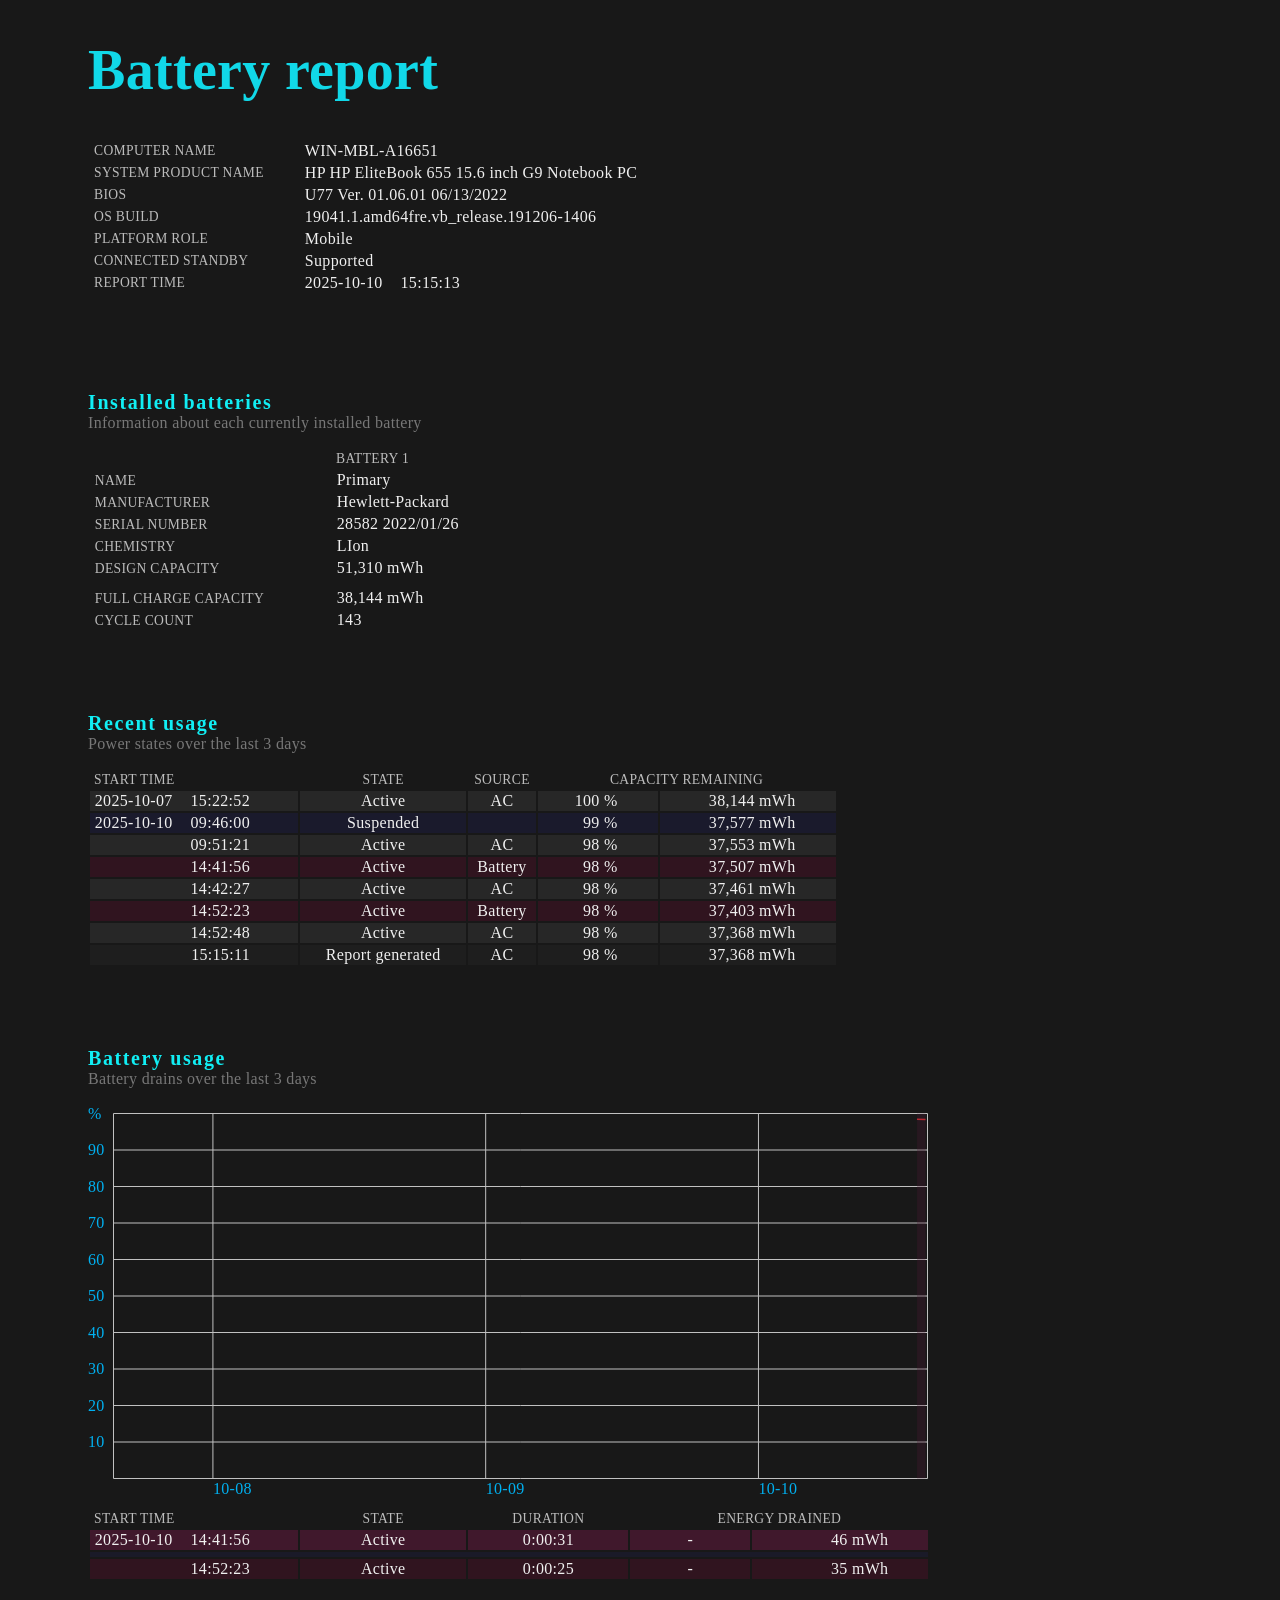
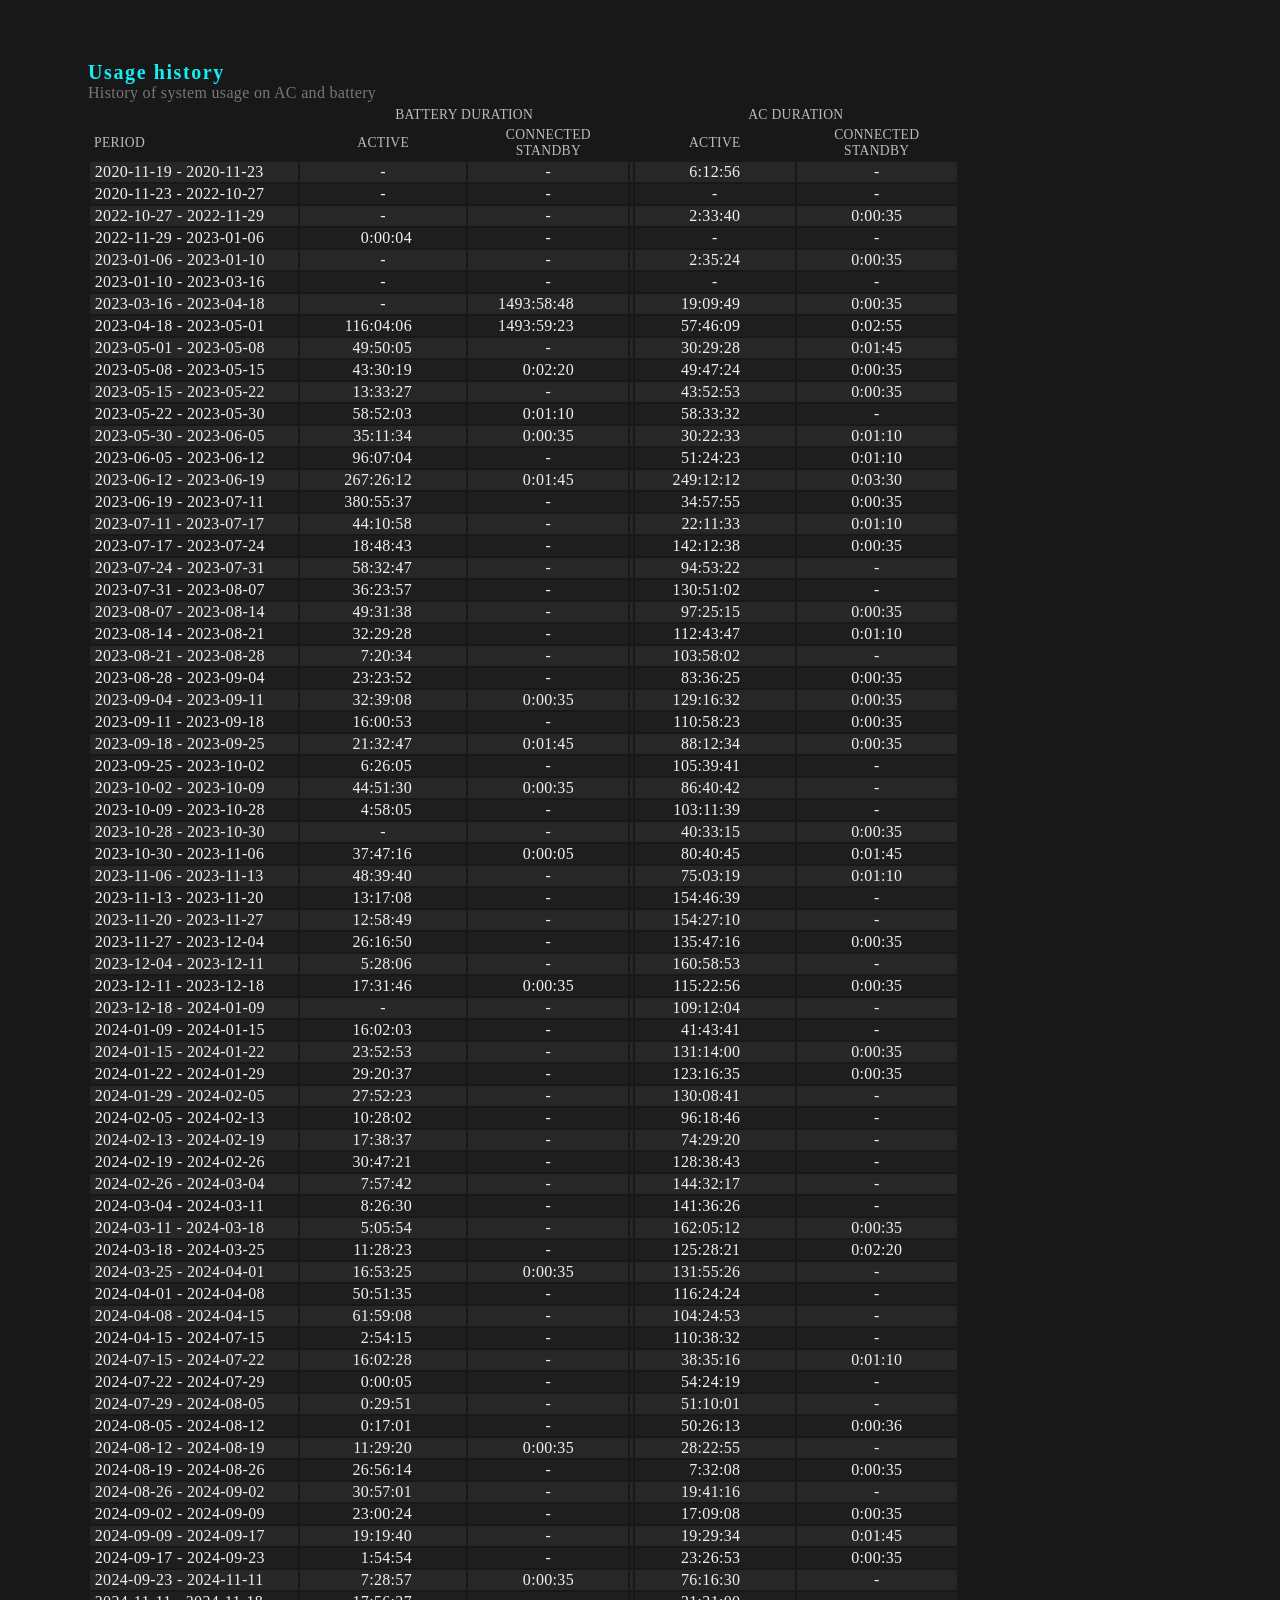
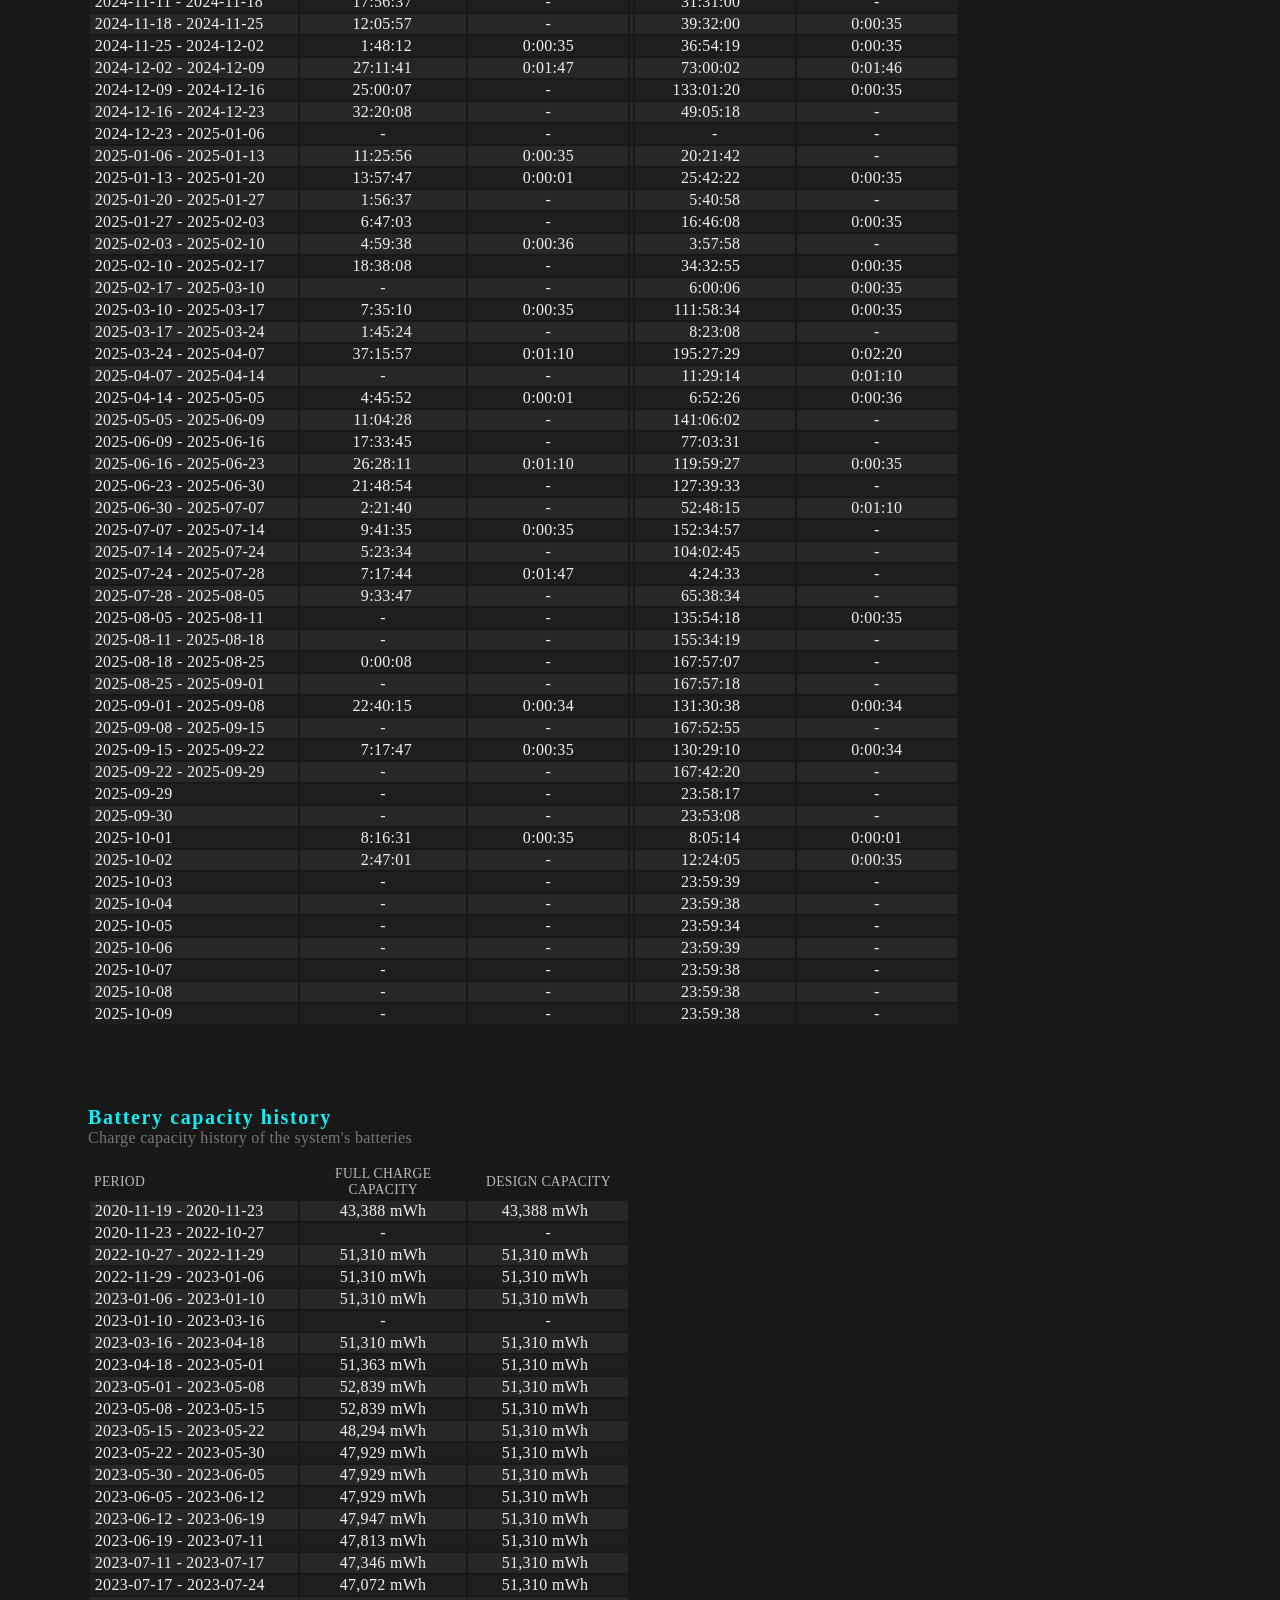
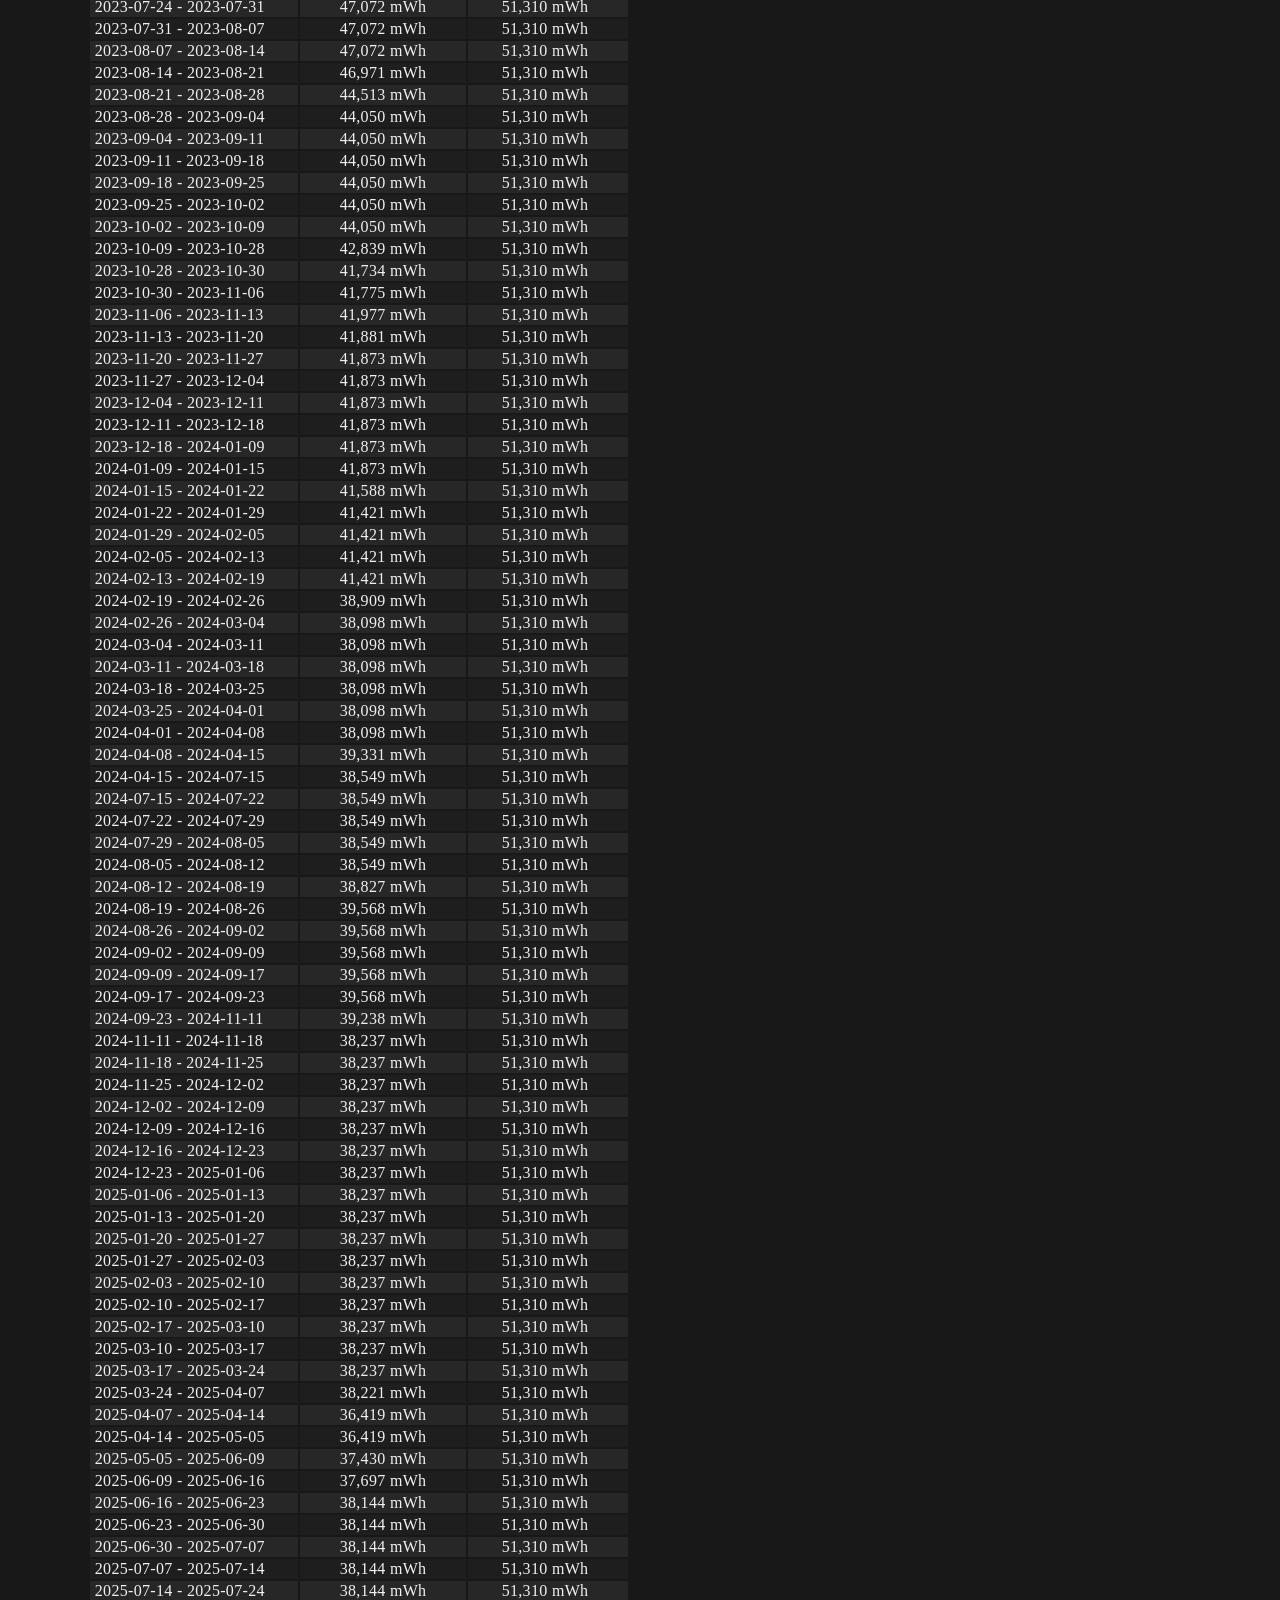
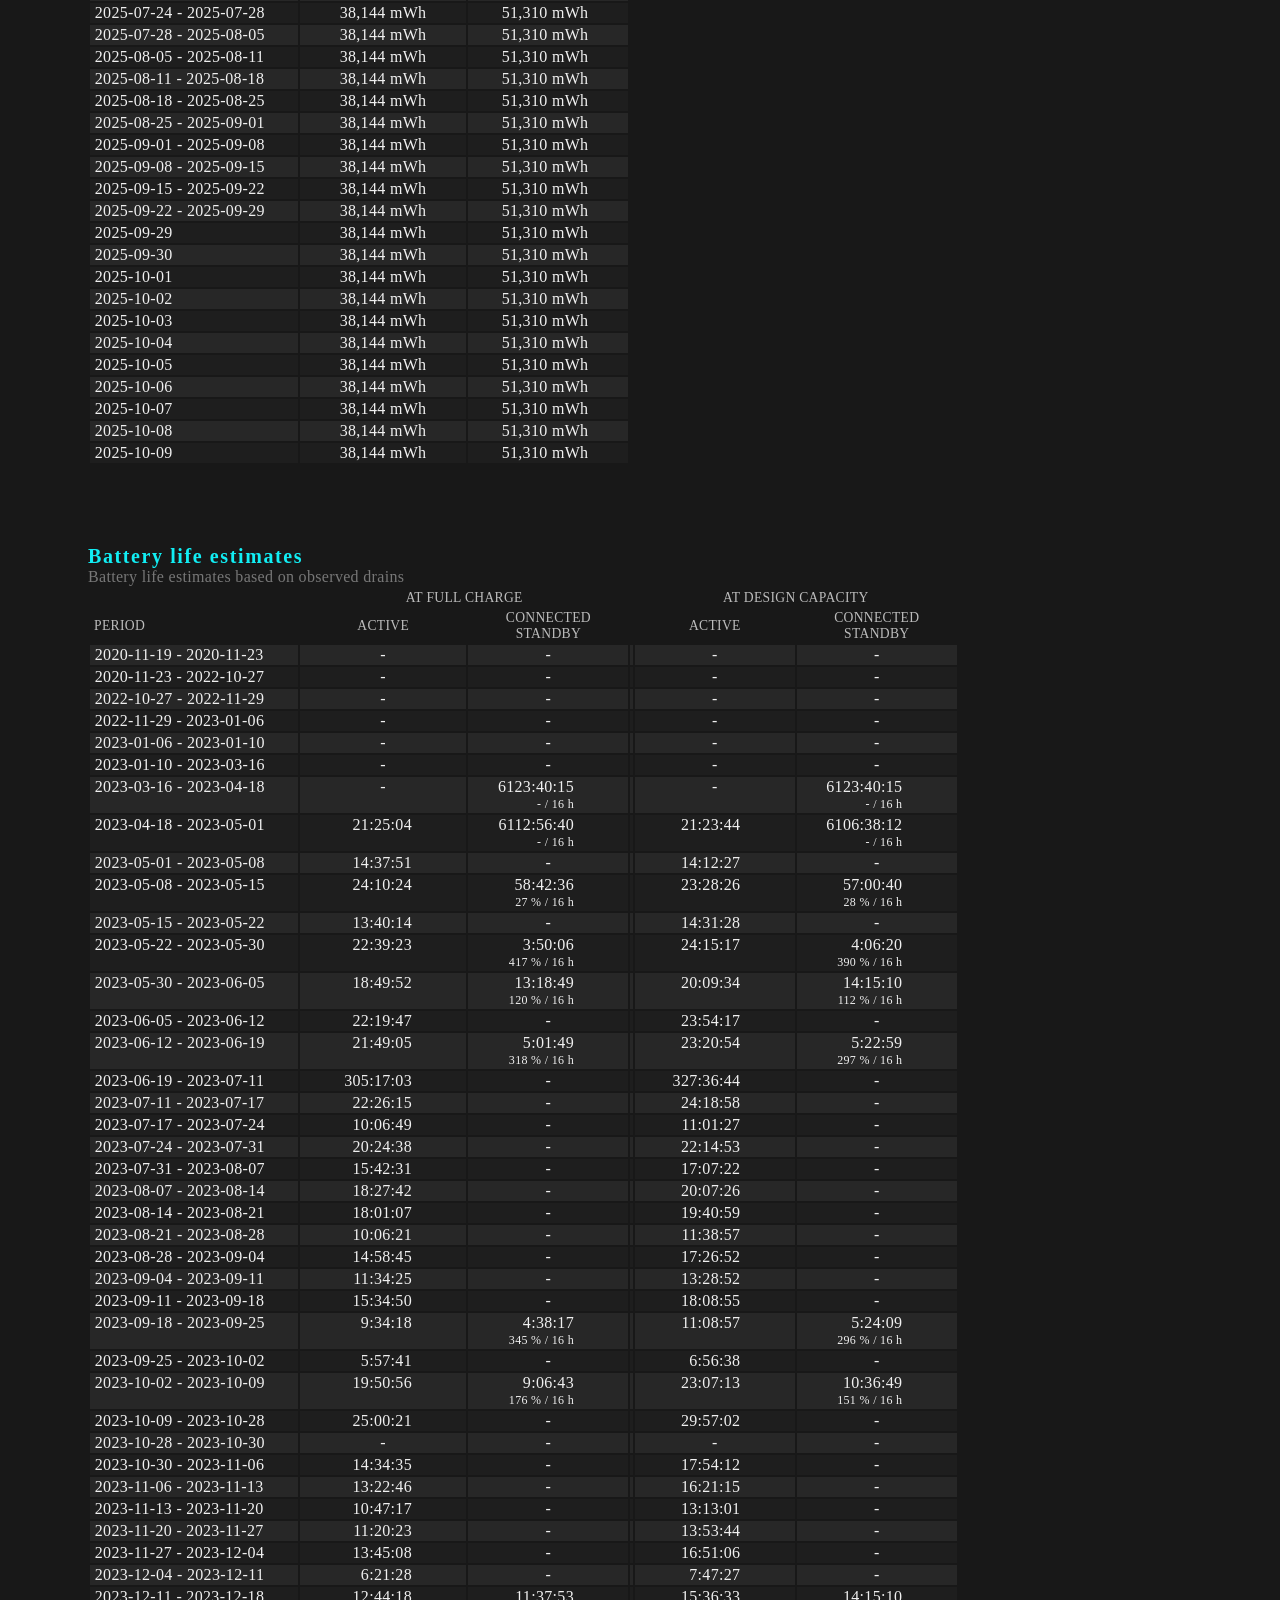
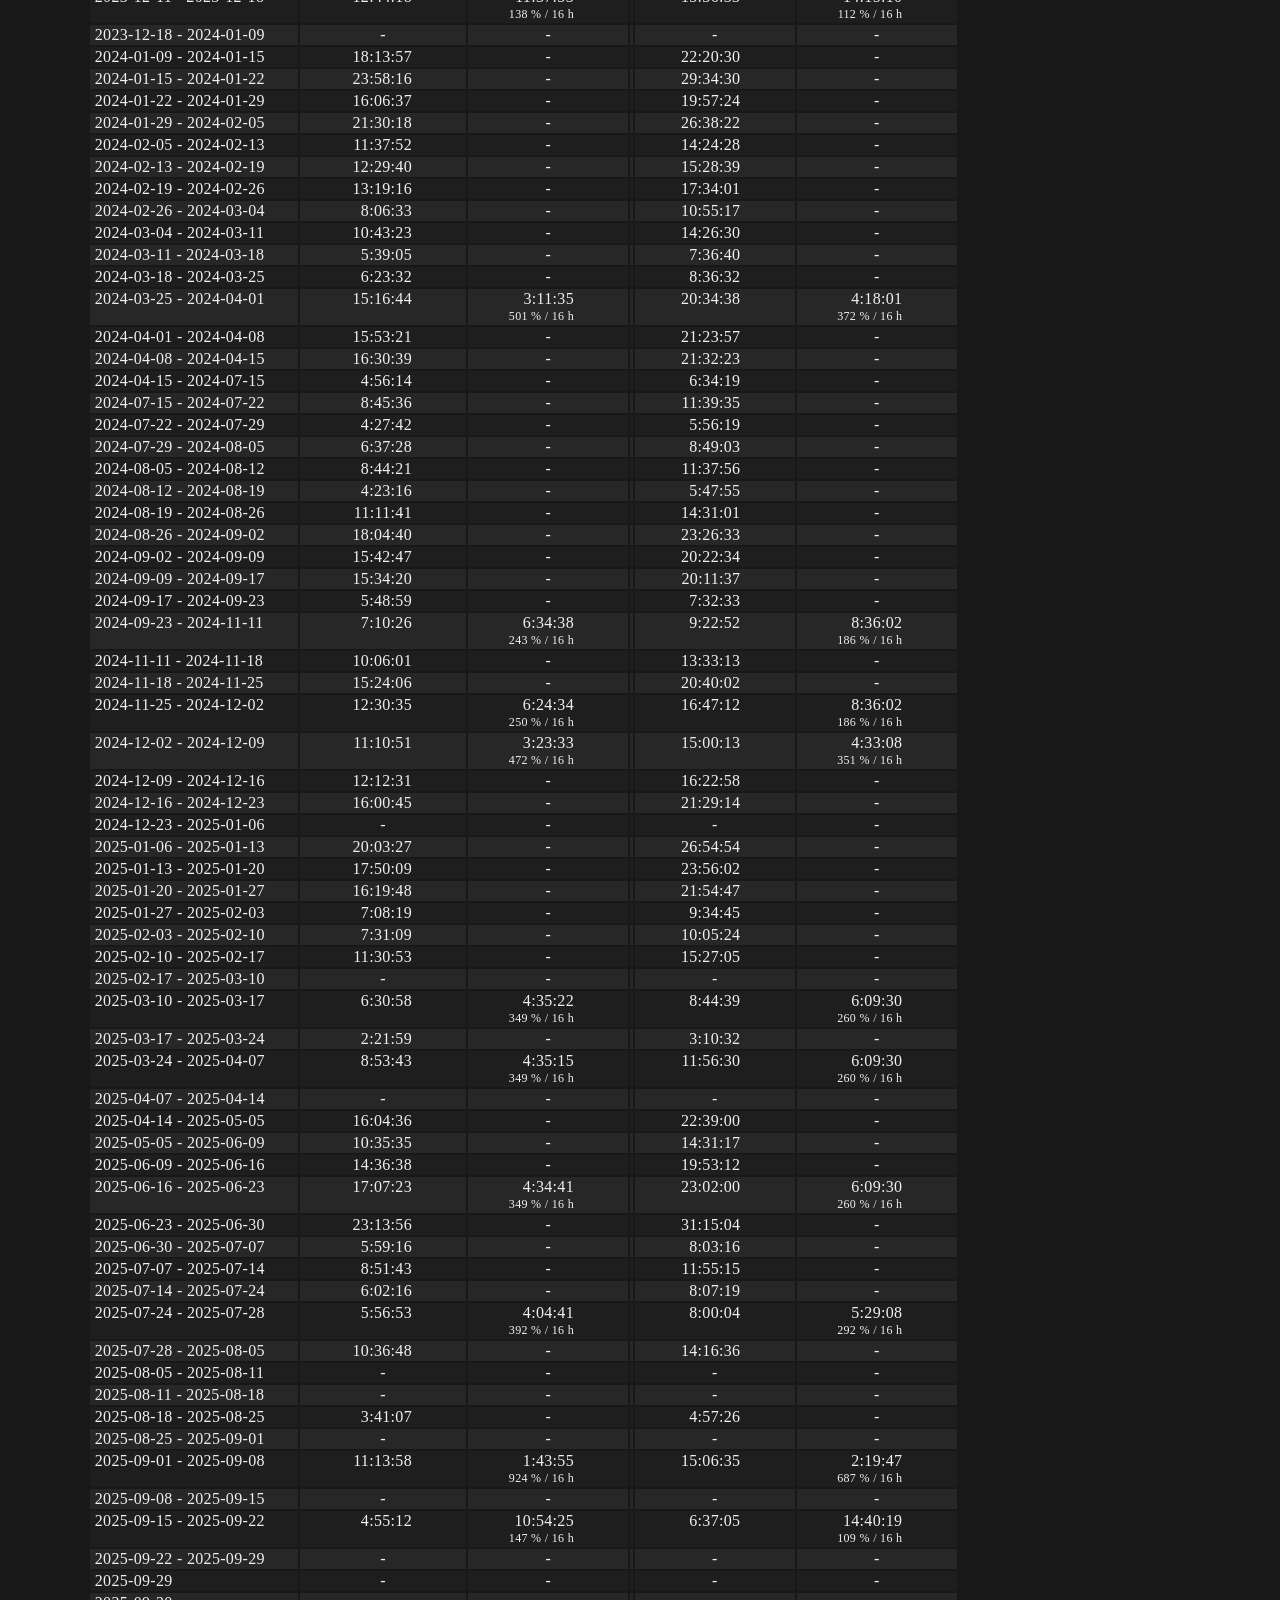
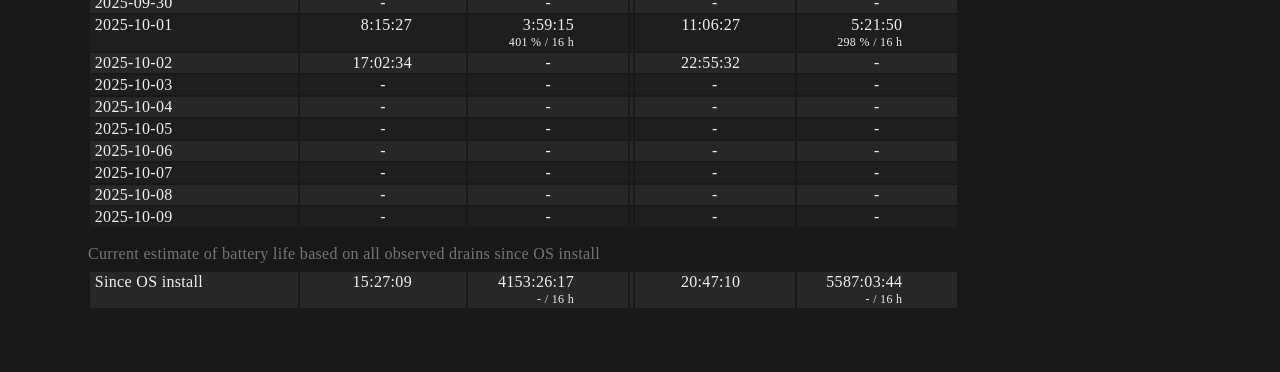
<file: communication_agent/data/battery-report.html>
﻿<!DOCTYPE html>
<!-- saved from url=(0016)http://localhost -->
<html xmlns="http://www.w3.org/1999/xhtml" xmlns:ms="urn:schemas-microsoft-com:xslt" xmlns:bat="http://schemas.microsoft.com/battery/2012" xmlns:js="http://microsoft.com/kernel"><head><meta http-equiv="X-UA-Compatible" content="IE=edge"/><meta name="ReportUtcOffset" content="+2:00"/><title>Battery report</title><style type="text/css">
      body {
          font-family: Segoe UI Light;
          letter-spacing: 0.02em;
          background-color: #181818;
          color: #F0F0F0;
          margin-left: 5.5em;
      }

      h1 {
          color: #11D8E8;
          font-size: 42pt;
      }

      h2 {
          font-size: 15pt;
          color: #11EEF4;
          margin-top: 4em;
          margin-bottom: 0em;
          letter-spacing: 0.08em;
      }

      td {
          padding-left: 0.3em;
          padding-right: 0.3em;
      }

      .nobatts {
          font-family: Segoe UI Semibold;
          background: #272727;
          color: #ACAC60;
          font-size: 13pt;
          padding-left:0.4em;
          padding-right:0.4em;
          padding-top:0.3em;
          padding-bottom:0.3em;
      }

      .explanation {
          color: #777777;
          font-size: 12pt;
          margin-bottom: 1em;
      }

      .explanation2 {
          color: #777777;
          font-size: 12pt;
          margin-bottom: 0.1em;
      }

      table {
          border-width: 0;
          table-layout: fixed;
          font-family: Segoe UI Light;
          letter-spacing: 0.02em;
          background-color: #181818;
          color: #f0f0f0;
      }

      .even { background: #272727; }
      .odd { background: #1E1E1E; }
      .even.suspend { background: #1A1A28; }
      .odd.suspend { background: #1A1A2C; }

      thead {
          font-family: Segoe UI Semibold;
          font-size: 85%;
          color: #BCBCBC;
      }

      text {
          font-size: 12pt;
          font-family: Segoe UI Light;
          fill: #11EEF4;
      }

      .centered { text-align: center; }

      .label {
          font-family: Segoe UI Semibold;
          font-size: 85%;
          color: #BCBCBC;
      }

      .dc.even { background: #40182C; }
      .dc.odd { background: #30141F; }

      td.colBreak {
          padding: 0;
          width: 0.15em;
      }

      td.state { text-align: center; }

      td.hms {
          font-family: Segoe UI Symbol;
          text-align: right;
          padding-right: 3.4em;
      }

      td.dateTime { font-family: Segoe UI Symbol; }
      td.nullValue { text-align: center; }

      td.percent {
          font-family: Segoe UI Symbol;
          text-align: right;
          padding-right: 2.5em;
      }

      col:first-child { width: 13em; }
      col.col2 { width: 10.4em; }
      col.percent { width: 7.5em; }

      td.mw {
          text-align: right;
          padding-right: 2.5em;
      }

      td.acdc { text-align: center; }

      span.date {
          display: inline-block;
          width: 5.5em;
      }

      span.time {
          text-align: right;
          width: 4.2em;
          display: inline-block;
      }

      text { font-family: Segoe UI Symbol; }

      .noncontigbreak {
          height: 0.3em;
          background-color: #1A1A28;
      }
    </style><script type="text/javascript">
    // Formats a number using the current locale (to handle the 1000's separator).
    // The result is rounded so no decimal point is shown.
    function numberToLocaleString(value) {
        var localeString = Math.round(parseFloat(value + '')).toLocaleString();
        return localeString.substring(0, localeString.indexOf('.'));
    }

    function padLeft(number, length) {
        var str = '' + number;
        while (str.length < length) {
            str = '0' + str;
        }

        return str;
    }

    // Returns the number of milliseconds between 2 date-times represented as strings.
    function msBetween(startTime, endTime) {
        return startTime > endTime
               ? msBetween(endTime, startTime)
               : parseDateTime(endTime) - parseDateTime(startTime);
    }

    var dateFormat = /(\d{4})-(\d{2})-(\d{2})[T](\d{2}):(\d{2}):(\d{2})/

    // Parses a date-time string and returns a Date (i.e. number of milliseconds)
    function parseDateTime(value) {
        if (!value) {
            return 0;
        }

        var match = dateFormat.exec(value)
        if (!match) {
            return 0;
        }

        return Date.parse(match[1] + '/' + match[2] + '/' +
                          match[3] + ' ' + match[4] + ':' +
                          match[5] + ':' + match[6])
    }

    // Parses just the date portion of a date-time string and returns a Date
    // (i.e. number of milliseconds)
    function parseDate(value) {
        if (!value) {
            return 0;
        }

        var match = dateFormat.exec(value)
        if (!match) {
            return 0;
        }

        return Date.parse(match[1] + '/' + match[2] + '/' + match[3])
    }

    var durationFormat = /P((\d+)D)?T((\d+)H)?((\d+)M)?(\d+)S/

    // Convert a string of the form P10DT1H15M40S to a count of milliseconds
    function parseDurationToMs(value) {
        var match = durationFormat.exec(value)
        if (!match) {
            return 0
        }

        var days = parseInt(match[2] || '0');
        var hrs = parseInt(match[4] || '0');
        var mins = parseInt(match[6] || '0');
        var secs = parseInt(match[7] || '0');
        return ((((((days * 24) + hrs) * 60) + mins) * 60) +  secs) * 1000;
    }

    // Converts milliseconds to days
    function msToDays(ms) {
        return (ms / 1000 / 60 / 60 / 24);
    }

    function daysToMs(days) {
        return (days * 24 * 60 * 60 * 1000);
    }

    // Formats a number of milliseconds as h:mm:ss
    function formatDurationMs(value) {
        var ms = parseInt(value);
        var secs = ms / 1000;
        var mins = secs / 60;
        var hrs = Math.floor(mins / 60);
        mins = Math.floor(mins % 60);
        secs = Math.floor(secs % 60);
        return hrs + ':' + padLeft(mins,2) + ':' + padLeft(secs,2);
    }

    // Converts a millisecond timestamp to a day and month string
    // Note: dayOffset is forward from date.
    function dateToDayAndMonth(ms, dayOffset) {
        var adjustedDate = new Date(ms + (dayOffset * 24 * 60 * 60 * 1000));
        return padLeft(adjustedDate.getMonth() + 1, 2) + "-" +
               padLeft(adjustedDate.getDate(), 2);
    }

    // Takes a millisecond timestamp and returns a new millisecond timestamp
    // rounded down to the current day.
    function dateFloor(ms) {
        var dt = new Date(ms);
        return Date.parse(dt.getFullYear() + '/' + (dt.getMonth() + 1) + '/' + dt.getDate());
    }
    
    Timegraph = {
        axisTop: 9.5,
        axisRight: 24.5,
        axisBottom: 25.5,
        axisLeft: 25.5,
        ticks: 10,

        // Maximum number of 24 hour ticks for showing 12 and 6 hour ticks

        ticks12Hour: 8,
        ticks6Hour: 4,

        // Shading

        lineColor: "#B82830",
        shadingColor: "#4d1d35",

        precompute: function (graph) {
            var canvas = graph.canvas;
            var data = graph.data;
            var min = 0;
            var max = 0;

            graph.height = canvas.height - Timegraph.axisTop - Timegraph.axisBottom;
            graph.width = canvas.width - Timegraph.axisLeft - Timegraph.axisRight;
            for (var i = 0; i < data.length; i++) {
                data[i].t0 = parseDateTime(data[i].x0);
                data[i].t1 = parseDateTime(data[i].x1);

                if (i == 0) {
                    min = data[i].t0;
                    max = data[i].t1;
                }

                if (data[i].t0 < min) {
                    min = data[i].t0;
                }

                if (data[i].t1 > max) {
                    max = data[i].t1;
                }

                data[i].yy0 =
                    Timegraph.axisTop + graph.height - data[i].y0 * graph.height;

                data[i].yy1 =
                    Timegraph.axisTop + graph.height - data[i].y1 * graph.height;
            }

            if (graph.startTime != null) {
                graph.startMs = parseDateTime(graph.startTime);

            } else {
                graph.startMs = min;
            }

            graph.endMs = max;
            graph.durationMs = max - min;
        },

        drawFrame: function (graph) {
            var canvas = graph.canvas;
            var context = graph.context;

            graph.width =
                canvas.width - Timegraph.axisRight - Timegraph.axisLeft;

            graph.height =
                canvas.height - Timegraph.axisTop - Timegraph.axisBottom;

            context.beginPath();
            context.moveTo(Timegraph.axisLeft, Timegraph.axisTop);
            context.lineTo(Timegraph.axisLeft + graph.width,
                           Timegraph.axisTop);

            context.lineTo(Timegraph.axisLeft + graph.width,
                           Timegraph.axisTop + graph.height);

            context.lineTo(Timegraph.axisLeft,
                           Timegraph.axisTop + graph.height);

            context.lineTo(Timegraph.axisLeft, Timegraph.axisTop);
            context.strokeStyle = "#c0c0c0";
            context.stroke();
        },

        drawRange: function (graph) {
            var canvas = graph.canvas;
            var context = graph.context;

            context.font = "12pt Segoe UI";
            context.fillStyle = "#00b0f0";
            context.fillText("%", 0, Timegraph.axisTop + 5, Timegraph.axisLeft);

            var tickSpacing = graph.height / 10;
            var offset = Timegraph.axisTop + tickSpacing;
            var tickValue = 90;
            for (var i = 0; i < 9; i++) {
                context.beginPath();
                context.moveTo(Timegraph.axisLeft, offset);
                context.lineTo(Timegraph.axisLeft + graph.width,
                               offset);

                context.stroke();
                context.fillText(tickValue.toString(),
                                 0,
                                 offset + 5,
                                 Timegraph.axisLeft);

                offset += tickSpacing;
                tickValue -= 10;
            }
        },

        drawDomain: function (graph, start, end) {
            var canvas = graph.canvas;
            var context = graph.context;
            var data = graph.data;
            var duration = end - start;
            if ((end < start)) {
                return;
            }

            var startDay = dateFloor(start);
            var t0 = startDay;
            var t1 = dateFloor(end);
            var dayOffset = 0;
            if (start > t0) {
                t0 = t0 + daysToMs(1);
                dayOffset++;
            }

            if (t0 >= t1) {
                return;
            }

            var increment =
                Math.max(Math.floor((t1 - t0) / daysToMs(Timegraph.ticks)), 1);

            var incrementMs = daysToMs(increment);
            var spacing = (incrementMs / duration) * graph.width;
            var offset = (t0 - start) / duration;
            var ticksCount = Math.floor((t1 - t0) / incrementMs);
            for (offset = offset * graph.width + Timegraph.axisLeft;
                 offset < (graph.width + Timegraph.axisLeft);
                 offset += spacing) {

                context.beginPath();
                context.moveTo(offset, Timegraph.axisTop);
                context.lineTo(offset, Timegraph.axisTop + graph.height);
                context.stroke();
                context.fillText(dateToDayAndMonth(startDay, dayOffset),
                                 offset,
                                 Timegraph.axisTop + graph.height + 15,
                                 spacing);

                dayOffset += increment;
            }
        },

        plot: function (graph, start, end) {
            var canvas = graph.canvas;
            var context = graph.context
            var data = graph.data;

            if ((end < start)) {
                return;
            }

            var duration = end - start;
            Timegraph.drawDomain(graph, start, end);
            context.fillStyle = Timegraph.shadingColor;
            for (var i = 0; i < data.length - 1; i++) {
                if ((data[i].t0 < start) || (data[i].t0 > end) ||
                    (data[i].t1 > end)) {

                    continue;
                }

                var x1 = (data[i].t0 - start) / duration;
                x1 = x1 * graph.width + Timegraph.axisLeft;

                var x2 = (data[i].t1 - start) / duration;
                x2 = x2 * graph.width + Timegraph.axisLeft;

                context.globalAlpha = 0.3;
                context.fillRect(x1, Timegraph.axisTop, (x2 - x1), graph.height);
                context.globalAlpha = 1;
                context.beginPath();
                context.strokeStyle = Timegraph.lineColor;
                context.lineWidth = 1.5;
                context.moveTo(x1, data[i].yy0);
                context.lineTo(x2, data[i].yy1);
                context.stroke();
            }
        },

        draw: function (graph) {
            var canvas = document.getElementById(graph.element);
            if (canvas == null) {
                return;
            }

            var context = canvas.getContext('2d');
            if (context == null) {
                return;
            }

            graph.width = 0;
            graph.height = 0;
            graph.context = context;
            graph.canvas = canvas;

            Timegraph.precompute(graph);
            Timegraph.drawFrame(graph);
            Timegraph.drawRange(graph);
            Timegraph.plot(graph, graph.startMs, graph.endMs);
        }
    };
    
    drainGraphData = [
    { x0: "2025-10-10T13:57:00", x1: "2025-10-10T14:41:56", y0: 0.9845060822147651, y1: 0.9833001258389261 }, 
{ x0: "2025-10-10T14:42:27", x1: "2025-10-10T14:52:23", y0: 0.9820941694630872, y1: 0.9805736157718121 }, 

    ];
    
    function main() {
        Timegraph.draw({
            element: "drain-graph",
            data: drainGraphData,
            startTime: "2025-10-07T15:15:11",
            endTime: "2025-10-10T15:15:13",
        });
    }

    if (window.addEventListener != null) {
        window.addEventListener("load", main, false);

    } else if (window.attachEvent != null) {
        window.attachEvent("onload", main);
    }
    </script></head><body><h1>
      Battery report
    </h1><table style="margin-bottom: 6em;"><col/><tr><td class="label">
          COMPUTER NAME
        </td><td>WIN-MBL-A16651</td></tr><tr><td class="label">
          SYSTEM PRODUCT NAME
        </td><td>HP HP EliteBook 655 15.6 inch G9 Notebook PC</td></tr><tr><td class="label">
          BIOS
        </td><td>U77 Ver. 01.06.01 06/13/2022</td></tr><tr><td class="label">
          OS BUILD
        </td><td>19041.1.amd64fre.vb_release.191206-1406</td></tr><tr><td class="label">
          PLATFORM ROLE
        </td><td>Mobile</td></tr><tr><td class="label">
          CONNECTED STANDBY
        </td><td>Supported</td></tr><tr><td class="label">
          REPORT TIME
        </td><td class="dateTime"><span class="date">2025-10-10 </span><span class="time">15:15:13</span></td></tr></table><h2>
      Installed batteries
    </h2><div class="explanation">
      Information about each currently installed battery
    </div><table><colgroup><col style="width: 15em;"/><col style="width: 14em;"/></colgroup><thead><tr><td> </td><td>
                  BATTERY
                  1</td></tr></thead><tr><td><span class="label">NAME</span></td><td>Primary</td></tr><tr><td><span class="label">MANUFACTURER</span></td><td>Hewlett-Packard</td></tr><tr><td><span class="label">SERIAL NUMBER</span></td><td>28582 2022/01/26</td></tr><tr><td><span class="label">CHEMISTRY</span></td><td>LIon</td></tr><tr><td><span class="label">DESIGN CAPACITY</span></td><td>51,310 mWh
      </td></tr><tr style="height:0.4em;"></tr><tr><td><span class="label">FULL CHARGE CAPACITY</span></td><td>38,144 mWh
      </td></tr><tr><td><span class="label">CYCLE COUNT</span></td><td>143</td></tr></table><h2>Recent usage</h2><div class="explanation">
      Power states over the last 3 days
    </div><table><colgroup><col/><col class="col2"/><col style="width: 4.2em;"/><col class="percent"/><col style="width: 11em;"/></colgroup><thead><tr><td>
            START TIME
          </td><td class="centered">
            STATE
          </td><td class="centered">
            SOURCE
          </td><td colspan="2" class="centered">
            CAPACITY REMAINING
          </td></tr></thead><tr class="even  1"><td class="dateTime"><span class="date">2025-10-07 </span><span class="time">15:22:52</span></td><td class="state">
        Active
      </td><td class="acdc">
        AC
      </td><td class="percent">100 %
        </td><td class="mw">38,144 mWh
        </td></tr><tr class="odd suspend 2"><td class="dateTime"><span class="date">2025-10-10 </span><span class="time">09:46:00</span></td><td class="state">
        Suspended
      </td><td class="acdc"></td><td class="percent">99 %
        </td><td class="mw">37,577 mWh
        </td></tr><tr class="even  3"><td class="dateTime"><span class="date"> </span><span class="time">09:51:21</span></td><td class="state">
        Active
      </td><td class="acdc">
        AC
      </td><td class="percent">98 %
        </td><td class="mw">37,553 mWh
        </td></tr><tr class="odd dc 4"><td class="dateTime"><span class="date"> </span><span class="time">14:41:56</span></td><td class="state">
        Active
      </td><td class="acdc">
        Battery
      </td><td class="percent">98 %
        </td><td class="mw">37,507 mWh
        </td></tr><tr class="even  5"><td class="dateTime"><span class="date"> </span><span class="time">14:42:27</span></td><td class="state">
        Active
      </td><td class="acdc">
        AC
      </td><td class="percent">98 %
        </td><td class="mw">37,461 mWh
        </td></tr><tr class="odd dc 6"><td class="dateTime"><span class="date"> </span><span class="time">14:52:23</span></td><td class="state">
        Active
      </td><td class="acdc">
        Battery
      </td><td class="percent">98 %
        </td><td class="mw">37,403 mWh
        </td></tr><tr class="even  7"><td class="dateTime"><span class="date"> </span><span class="time">14:52:48</span></td><td class="state">
        Active
      </td><td class="acdc">
        AC
      </td><td class="percent">98 %
        </td><td class="mw">37,368 mWh
        </td></tr><tr class="odd  8"><td class="dateTime"><span class="date"> </span><span class="time">15:15:11</span></td><td class="state">
        Report generated
      </td><td class="acdc">
        AC
      </td><td class="percent">98 %
        </td><td class="mw">37,368 mWh
        </td></tr></table><h2>Battery usage</h2><div class="explanation">
      Battery drains over the last 3 days
    </div><canvas id="drain-graph" width="864" height="400"></canvas><table><colgroup><col/><col class="col2"/><col style="width: 10em;"/><col class="percent"/><col style="width: 11em;"/></colgroup><thead><tr><td>
            START TIME
          </td><td class="centered">
            STATE
          </td><td class="centered">
            DURATION
          </td><td class="centered" colspan="2">
            ENERGY DRAINED
          </td></tr></thead><tr class="even dc 1"><td class="dateTime"><span class="date">2025-10-10 </span><span class="time">14:41:56</span></td><td class="state">
        Active
      </td><td class="hms">0:00:31</td><td class="nullValue">-</td><td class="mw">46 mWh
        </td></tr><tr class="noncontigbreak"><td colspan="5"> </td></tr><tr class="odd dc 2"><td class="dateTime"><span class="date"> </span><span class="time">14:52:23</span></td><td class="state">
        Active
      </td><td class="hms">0:00:25</td><td class="nullValue">-</td><td class="mw">35 mWh
        </td></tr></table><h2>
      Usage history
    </h2><div class="explanation2">
      History of system usage on AC and battery
    </div><table><colgroup><col/><col class="col2"/><col style="width: 10em;"/><col style=""/><col style="width: 10em;"/><col style="width: 10em;"/><col style=""/></colgroup><thead><tr><td> </td><td colspan="2" class="centered">
            BATTERY DURATION
          </td><td class="colBreak"> </td><td colspan="3" class="centered">
            AC DURATION
          </td></tr><tr><td>
            PERIOD
          </td><td class="centered">
            ACTIVE
          </td><td class="centered">
            CONNECTED STANDBY
          </td><td class="colBreak"> </td><td class="centered">
            ACTIVE
          </td><td class="centered">
            CONNECTED STANDBY
          </td></tr></thead><tr class="even  1"><td class="dateTime">2020-11-19
      - 2020-11-23</td><td class="nullValue">-</td><td class="nullValue">-</td><td class="colBreak"> </td><td class="hms">6:12:56</td><td class="nullValue">-</td></tr><tr class="odd  2"><td class="dateTime">2020-11-23
      - 2022-10-27</td><td class="nullValue">-</td><td class="nullValue">-</td><td class="colBreak"> </td><td class="nullValue">-</td><td class="nullValue">-</td></tr><tr class="even  3"><td class="dateTime">2022-10-27
      - 2022-11-29</td><td class="nullValue">-</td><td class="nullValue">-</td><td class="colBreak"> </td><td class="hms">2:33:40</td><td class="hms">0:00:35</td></tr><tr class="odd  4"><td class="dateTime">2022-11-29
      - 2023-01-06</td><td class="hms">0:00:04</td><td class="nullValue">-</td><td class="colBreak"> </td><td class="nullValue">-</td><td class="nullValue">-</td></tr><tr class="even  5"><td class="dateTime">2023-01-06
      - 2023-01-10</td><td class="nullValue">-</td><td class="nullValue">-</td><td class="colBreak"> </td><td class="hms">2:35:24</td><td class="hms">0:00:35</td></tr><tr class="odd  6"><td class="dateTime">2023-01-10
      - 2023-03-16</td><td class="nullValue">-</td><td class="nullValue">-</td><td class="colBreak"> </td><td class="nullValue">-</td><td class="nullValue">-</td></tr><tr class="even  7"><td class="dateTime">2023-03-16
      - 2023-04-18</td><td class="nullValue">-</td><td class="hms">1493:58:48</td><td class="colBreak"> </td><td class="hms">19:09:49</td><td class="hms">0:00:35</td></tr><tr class="odd  8"><td class="dateTime">2023-04-18
      - 2023-05-01</td><td class="hms">116:04:06</td><td class="hms">1493:59:23</td><td class="colBreak"> </td><td class="hms">57:46:09</td><td class="hms">0:02:55</td></tr><tr class="even  9"><td class="dateTime">2023-05-01
      - 2023-05-08</td><td class="hms">49:50:05</td><td class="nullValue">-</td><td class="colBreak"> </td><td class="hms">30:29:28</td><td class="hms">0:01:45</td></tr><tr class="odd  10"><td class="dateTime">2023-05-08
      - 2023-05-15</td><td class="hms">43:30:19</td><td class="hms">0:02:20</td><td class="colBreak"> </td><td class="hms">49:47:24</td><td class="hms">0:00:35</td></tr><tr class="even  11"><td class="dateTime">2023-05-15
      - 2023-05-22</td><td class="hms">13:33:27</td><td class="nullValue">-</td><td class="colBreak"> </td><td class="hms">43:52:53</td><td class="hms">0:00:35</td></tr><tr class="odd  12"><td class="dateTime">2023-05-22
      - 2023-05-30</td><td class="hms">58:52:03</td><td class="hms">0:01:10</td><td class="colBreak"> </td><td class="hms">58:33:32</td><td class="nullValue">-</td></tr><tr class="even  13"><td class="dateTime">2023-05-30
      - 2023-06-05</td><td class="hms">35:11:34</td><td class="hms">0:00:35</td><td class="colBreak"> </td><td class="hms">30:22:33</td><td class="hms">0:01:10</td></tr><tr class="odd  14"><td class="dateTime">2023-06-05
      - 2023-06-12</td><td class="hms">96:07:04</td><td class="nullValue">-</td><td class="colBreak"> </td><td class="hms">51:24:23</td><td class="hms">0:01:10</td></tr><tr class="even  15"><td class="dateTime">2023-06-12
      - 2023-06-19</td><td class="hms">267:26:12</td><td class="hms">0:01:45</td><td class="colBreak"> </td><td class="hms">249:12:12</td><td class="hms">0:03:30</td></tr><tr class="odd  16"><td class="dateTime">2023-06-19
      - 2023-07-11</td><td class="hms">380:55:37</td><td class="nullValue">-</td><td class="colBreak"> </td><td class="hms">34:57:55</td><td class="hms">0:00:35</td></tr><tr class="even  17"><td class="dateTime">2023-07-11
      - 2023-07-17</td><td class="hms">44:10:58</td><td class="nullValue">-</td><td class="colBreak"> </td><td class="hms">22:11:33</td><td class="hms">0:01:10</td></tr><tr class="odd  18"><td class="dateTime">2023-07-17
      - 2023-07-24</td><td class="hms">18:48:43</td><td class="nullValue">-</td><td class="colBreak"> </td><td class="hms">142:12:38</td><td class="hms">0:00:35</td></tr><tr class="even  19"><td class="dateTime">2023-07-24
      - 2023-07-31</td><td class="hms">58:32:47</td><td class="nullValue">-</td><td class="colBreak"> </td><td class="hms">94:53:22</td><td class="nullValue">-</td></tr><tr class="odd  20"><td class="dateTime">2023-07-31
      - 2023-08-07</td><td class="hms">36:23:57</td><td class="nullValue">-</td><td class="colBreak"> </td><td class="hms">130:51:02</td><td class="nullValue">-</td></tr><tr class="even  21"><td class="dateTime">2023-08-07
      - 2023-08-14</td><td class="hms">49:31:38</td><td class="nullValue">-</td><td class="colBreak"> </td><td class="hms">97:25:15</td><td class="hms">0:00:35</td></tr><tr class="odd  22"><td class="dateTime">2023-08-14
      - 2023-08-21</td><td class="hms">32:29:28</td><td class="nullValue">-</td><td class="colBreak"> </td><td class="hms">112:43:47</td><td class="hms">0:01:10</td></tr><tr class="even  23"><td class="dateTime">2023-08-21
      - 2023-08-28</td><td class="hms">7:20:34</td><td class="nullValue">-</td><td class="colBreak"> </td><td class="hms">103:58:02</td><td class="nullValue">-</td></tr><tr class="odd  24"><td class="dateTime">2023-08-28
      - 2023-09-04</td><td class="hms">23:23:52</td><td class="nullValue">-</td><td class="colBreak"> </td><td class="hms">83:36:25</td><td class="hms">0:00:35</td></tr><tr class="even  25"><td class="dateTime">2023-09-04
      - 2023-09-11</td><td class="hms">32:39:08</td><td class="hms">0:00:35</td><td class="colBreak"> </td><td class="hms">129:16:32</td><td class="hms">0:00:35</td></tr><tr class="odd  26"><td class="dateTime">2023-09-11
      - 2023-09-18</td><td class="hms">16:00:53</td><td class="nullValue">-</td><td class="colBreak"> </td><td class="hms">110:58:23</td><td class="hms">0:00:35</td></tr><tr class="even  27"><td class="dateTime">2023-09-18
      - 2023-09-25</td><td class="hms">21:32:47</td><td class="hms">0:01:45</td><td class="colBreak"> </td><td class="hms">88:12:34</td><td class="hms">0:00:35</td></tr><tr class="odd  28"><td class="dateTime">2023-09-25
      - 2023-10-02</td><td class="hms">6:26:05</td><td class="nullValue">-</td><td class="colBreak"> </td><td class="hms">105:39:41</td><td class="nullValue">-</td></tr><tr class="even  29"><td class="dateTime">2023-10-02
      - 2023-10-09</td><td class="hms">44:51:30</td><td class="hms">0:00:35</td><td class="colBreak"> </td><td class="hms">86:40:42</td><td class="nullValue">-</td></tr><tr class="odd  30"><td class="dateTime">2023-10-09
      - 2023-10-28</td><td class="hms">4:58:05</td><td class="nullValue">-</td><td class="colBreak"> </td><td class="hms">103:11:39</td><td class="nullValue">-</td></tr><tr class="even  31"><td class="dateTime">2023-10-28
      - 2023-10-30</td><td class="nullValue">-</td><td class="nullValue">-</td><td class="colBreak"> </td><td class="hms">40:33:15</td><td class="hms">0:00:35</td></tr><tr class="odd  32"><td class="dateTime">2023-10-30
      - 2023-11-06</td><td class="hms">37:47:16</td><td class="hms">0:00:05</td><td class="colBreak"> </td><td class="hms">80:40:45</td><td class="hms">0:01:45</td></tr><tr class="even  33"><td class="dateTime">2023-11-06
      - 2023-11-13</td><td class="hms">48:39:40</td><td class="nullValue">-</td><td class="colBreak"> </td><td class="hms">75:03:19</td><td class="hms">0:01:10</td></tr><tr class="odd  34"><td class="dateTime">2023-11-13
      - 2023-11-20</td><td class="hms">13:17:08</td><td class="nullValue">-</td><td class="colBreak"> </td><td class="hms">154:46:39</td><td class="nullValue">-</td></tr><tr class="even  35"><td class="dateTime">2023-11-20
      - 2023-11-27</td><td class="hms">12:58:49</td><td class="nullValue">-</td><td class="colBreak"> </td><td class="hms">154:27:10</td><td class="nullValue">-</td></tr><tr class="odd  36"><td class="dateTime">2023-11-27
      - 2023-12-04</td><td class="hms">26:16:50</td><td class="nullValue">-</td><td class="colBreak"> </td><td class="hms">135:47:16</td><td class="hms">0:00:35</td></tr><tr class="even  37"><td class="dateTime">2023-12-04
      - 2023-12-11</td><td class="hms">5:28:06</td><td class="nullValue">-</td><td class="colBreak"> </td><td class="hms">160:58:53</td><td class="nullValue">-</td></tr><tr class="odd  38"><td class="dateTime">2023-12-11
      - 2023-12-18</td><td class="hms">17:31:46</td><td class="hms">0:00:35</td><td class="colBreak"> </td><td class="hms">115:22:56</td><td class="hms">0:00:35</td></tr><tr class="even  39"><td class="dateTime">2023-12-18
      - 2024-01-09</td><td class="nullValue">-</td><td class="nullValue">-</td><td class="colBreak"> </td><td class="hms">109:12:04</td><td class="nullValue">-</td></tr><tr class="odd  40"><td class="dateTime">2024-01-09
      - 2024-01-15</td><td class="hms">16:02:03</td><td class="nullValue">-</td><td class="colBreak"> </td><td class="hms">41:43:41</td><td class="nullValue">-</td></tr><tr class="even  41"><td class="dateTime">2024-01-15
      - 2024-01-22</td><td class="hms">23:52:53</td><td class="nullValue">-</td><td class="colBreak"> </td><td class="hms">131:14:00</td><td class="hms">0:00:35</td></tr><tr class="odd  42"><td class="dateTime">2024-01-22
      - 2024-01-29</td><td class="hms">29:20:37</td><td class="nullValue">-</td><td class="colBreak"> </td><td class="hms">123:16:35</td><td class="hms">0:00:35</td></tr><tr class="even  43"><td class="dateTime">2024-01-29
      - 2024-02-05</td><td class="hms">27:52:23</td><td class="nullValue">-</td><td class="colBreak"> </td><td class="hms">130:08:41</td><td class="nullValue">-</td></tr><tr class="odd  44"><td class="dateTime">2024-02-05
      - 2024-02-13</td><td class="hms">10:28:02</td><td class="nullValue">-</td><td class="colBreak"> </td><td class="hms">96:18:46</td><td class="nullValue">-</td></tr><tr class="even  45"><td class="dateTime">2024-02-13
      - 2024-02-19</td><td class="hms">17:38:37</td><td class="nullValue">-</td><td class="colBreak"> </td><td class="hms">74:29:20</td><td class="nullValue">-</td></tr><tr class="odd  46"><td class="dateTime">2024-02-19
      - 2024-02-26</td><td class="hms">30:47:21</td><td class="nullValue">-</td><td class="colBreak"> </td><td class="hms">128:38:43</td><td class="nullValue">-</td></tr><tr class="even  47"><td class="dateTime">2024-02-26
      - 2024-03-04</td><td class="hms">7:57:42</td><td class="nullValue">-</td><td class="colBreak"> </td><td class="hms">144:32:17</td><td class="nullValue">-</td></tr><tr class="odd  48"><td class="dateTime">2024-03-04
      - 2024-03-11</td><td class="hms">8:26:30</td><td class="nullValue">-</td><td class="colBreak"> </td><td class="hms">141:36:26</td><td class="nullValue">-</td></tr><tr class="even  49"><td class="dateTime">2024-03-11
      - 2024-03-18</td><td class="hms">5:05:54</td><td class="nullValue">-</td><td class="colBreak"> </td><td class="hms">162:05:12</td><td class="hms">0:00:35</td></tr><tr class="odd  50"><td class="dateTime">2024-03-18
      - 2024-03-25</td><td class="hms">11:28:23</td><td class="nullValue">-</td><td class="colBreak"> </td><td class="hms">125:28:21</td><td class="hms">0:02:20</td></tr><tr class="even  51"><td class="dateTime">2024-03-25
      - 2024-04-01</td><td class="hms">16:53:25</td><td class="hms">0:00:35</td><td class="colBreak"> </td><td class="hms">131:55:26</td><td class="nullValue">-</td></tr><tr class="odd  52"><td class="dateTime">2024-04-01
      - 2024-04-08</td><td class="hms">50:51:35</td><td class="nullValue">-</td><td class="colBreak"> </td><td class="hms">116:24:24</td><td class="nullValue">-</td></tr><tr class="even  53"><td class="dateTime">2024-04-08
      - 2024-04-15</td><td class="hms">61:59:08</td><td class="nullValue">-</td><td class="colBreak"> </td><td class="hms">104:24:53</td><td class="nullValue">-</td></tr><tr class="odd  54"><td class="dateTime">2024-04-15
      - 2024-07-15</td><td class="hms">2:54:15</td><td class="nullValue">-</td><td class="colBreak"> </td><td class="hms">110:38:32</td><td class="nullValue">-</td></tr><tr class="even  55"><td class="dateTime">2024-07-15
      - 2024-07-22</td><td class="hms">16:02:28</td><td class="nullValue">-</td><td class="colBreak"> </td><td class="hms">38:35:16</td><td class="hms">0:01:10</td></tr><tr class="odd  56"><td class="dateTime">2024-07-22
      - 2024-07-29</td><td class="hms">0:00:05</td><td class="nullValue">-</td><td class="colBreak"> </td><td class="hms">54:24:19</td><td class="nullValue">-</td></tr><tr class="even  57"><td class="dateTime">2024-07-29
      - 2024-08-05</td><td class="hms">0:29:51</td><td class="nullValue">-</td><td class="colBreak"> </td><td class="hms">51:10:01</td><td class="nullValue">-</td></tr><tr class="odd  58"><td class="dateTime">2024-08-05
      - 2024-08-12</td><td class="hms">0:17:01</td><td class="nullValue">-</td><td class="colBreak"> </td><td class="hms">50:26:13</td><td class="hms">0:00:36</td></tr><tr class="even  59"><td class="dateTime">2024-08-12
      - 2024-08-19</td><td class="hms">11:29:20</td><td class="hms">0:00:35</td><td class="colBreak"> </td><td class="hms">28:22:55</td><td class="nullValue">-</td></tr><tr class="odd  60"><td class="dateTime">2024-08-19
      - 2024-08-26</td><td class="hms">26:56:14</td><td class="nullValue">-</td><td class="colBreak"> </td><td class="hms">7:32:08</td><td class="hms">0:00:35</td></tr><tr class="even  61"><td class="dateTime">2024-08-26
      - 2024-09-02</td><td class="hms">30:57:01</td><td class="nullValue">-</td><td class="colBreak"> </td><td class="hms">19:41:16</td><td class="nullValue">-</td></tr><tr class="odd  62"><td class="dateTime">2024-09-02
      - 2024-09-09</td><td class="hms">23:00:24</td><td class="nullValue">-</td><td class="colBreak"> </td><td class="hms">17:09:08</td><td class="hms">0:00:35</td></tr><tr class="even  63"><td class="dateTime">2024-09-09
      - 2024-09-17</td><td class="hms">19:19:40</td><td class="nullValue">-</td><td class="colBreak"> </td><td class="hms">19:29:34</td><td class="hms">0:01:45</td></tr><tr class="odd  64"><td class="dateTime">2024-09-17
      - 2024-09-23</td><td class="hms">1:54:54</td><td class="nullValue">-</td><td class="colBreak"> </td><td class="hms">23:26:53</td><td class="hms">0:00:35</td></tr><tr class="even  65"><td class="dateTime">2024-09-23
      - 2024-11-11</td><td class="hms">7:28:57</td><td class="hms">0:00:35</td><td class="colBreak"> </td><td class="hms">76:16:30</td><td class="nullValue">-</td></tr><tr class="odd  66"><td class="dateTime">2024-11-11
      - 2024-11-18</td><td class="hms">17:56:37</td><td class="nullValue">-</td><td class="colBreak"> </td><td class="hms">31:31:00</td><td class="nullValue">-</td></tr><tr class="even  67"><td class="dateTime">2024-11-18
      - 2024-11-25</td><td class="hms">12:05:57</td><td class="nullValue">-</td><td class="colBreak"> </td><td class="hms">39:32:00</td><td class="hms">0:00:35</td></tr><tr class="odd  68"><td class="dateTime">2024-11-25
      - 2024-12-02</td><td class="hms">1:48:12</td><td class="hms">0:00:35</td><td class="colBreak"> </td><td class="hms">36:54:19</td><td class="hms">0:00:35</td></tr><tr class="even  69"><td class="dateTime">2024-12-02
      - 2024-12-09</td><td class="hms">27:11:41</td><td class="hms">0:01:47</td><td class="colBreak"> </td><td class="hms">73:00:02</td><td class="hms">0:01:46</td></tr><tr class="odd  70"><td class="dateTime">2024-12-09
      - 2024-12-16</td><td class="hms">25:00:07</td><td class="nullValue">-</td><td class="colBreak"> </td><td class="hms">133:01:20</td><td class="hms">0:00:35</td></tr><tr class="even  71"><td class="dateTime">2024-12-16
      - 2024-12-23</td><td class="hms">32:20:08</td><td class="nullValue">-</td><td class="colBreak"> </td><td class="hms">49:05:18</td><td class="nullValue">-</td></tr><tr class="odd  72"><td class="dateTime">2024-12-23
      - 2025-01-06</td><td class="nullValue">-</td><td class="nullValue">-</td><td class="colBreak"> </td><td class="nullValue">-</td><td class="nullValue">-</td></tr><tr class="even  73"><td class="dateTime">2025-01-06
      - 2025-01-13</td><td class="hms">11:25:56</td><td class="hms">0:00:35</td><td class="colBreak"> </td><td class="hms">20:21:42</td><td class="nullValue">-</td></tr><tr class="odd  74"><td class="dateTime">2025-01-13
      - 2025-01-20</td><td class="hms">13:57:47</td><td class="hms">0:00:01</td><td class="colBreak"> </td><td class="hms">25:42:22</td><td class="hms">0:00:35</td></tr><tr class="even  75"><td class="dateTime">2025-01-20
      - 2025-01-27</td><td class="hms">1:56:37</td><td class="nullValue">-</td><td class="colBreak"> </td><td class="hms">5:40:58</td><td class="nullValue">-</td></tr><tr class="odd  76"><td class="dateTime">2025-01-27
      - 2025-02-03</td><td class="hms">6:47:03</td><td class="nullValue">-</td><td class="colBreak"> </td><td class="hms">16:46:08</td><td class="hms">0:00:35</td></tr><tr class="even  77"><td class="dateTime">2025-02-03
      - 2025-02-10</td><td class="hms">4:59:38</td><td class="hms">0:00:36</td><td class="colBreak"> </td><td class="hms">3:57:58</td><td class="nullValue">-</td></tr><tr class="odd  78"><td class="dateTime">2025-02-10
      - 2025-02-17</td><td class="hms">18:38:08</td><td class="nullValue">-</td><td class="colBreak"> </td><td class="hms">34:32:55</td><td class="hms">0:00:35</td></tr><tr class="even  79"><td class="dateTime">2025-02-17
      - 2025-03-10</td><td class="nullValue">-</td><td class="nullValue">-</td><td class="colBreak"> </td><td class="hms">6:00:06</td><td class="hms">0:00:35</td></tr><tr class="odd  80"><td class="dateTime">2025-03-10
      - 2025-03-17</td><td class="hms">7:35:10</td><td class="hms">0:00:35</td><td class="colBreak"> </td><td class="hms">111:58:34</td><td class="hms">0:00:35</td></tr><tr class="even  81"><td class="dateTime">2025-03-17
      - 2025-03-24</td><td class="hms">1:45:24</td><td class="nullValue">-</td><td class="colBreak"> </td><td class="hms">8:23:08</td><td class="nullValue">-</td></tr><tr class="odd  82"><td class="dateTime">2025-03-24
      - 2025-04-07</td><td class="hms">37:15:57</td><td class="hms">0:01:10</td><td class="colBreak"> </td><td class="hms">195:27:29</td><td class="hms">0:02:20</td></tr><tr class="even  83"><td class="dateTime">2025-04-07
      - 2025-04-14</td><td class="nullValue">-</td><td class="nullValue">-</td><td class="colBreak"> </td><td class="hms">11:29:14</td><td class="hms">0:01:10</td></tr><tr class="odd  84"><td class="dateTime">2025-04-14
      - 2025-05-05</td><td class="hms">4:45:52</td><td class="hms">0:00:01</td><td class="colBreak"> </td><td class="hms">6:52:26</td><td class="hms">0:00:36</td></tr><tr class="even  85"><td class="dateTime">2025-05-05
      - 2025-06-09</td><td class="hms">11:04:28</td><td class="nullValue">-</td><td class="colBreak"> </td><td class="hms">141:06:02</td><td class="nullValue">-</td></tr><tr class="odd  86"><td class="dateTime">2025-06-09
      - 2025-06-16</td><td class="hms">17:33:45</td><td class="nullValue">-</td><td class="colBreak"> </td><td class="hms">77:03:31</td><td class="nullValue">-</td></tr><tr class="even  87"><td class="dateTime">2025-06-16
      - 2025-06-23</td><td class="hms">26:28:11</td><td class="hms">0:01:10</td><td class="colBreak"> </td><td class="hms">119:59:27</td><td class="hms">0:00:35</td></tr><tr class="odd  88"><td class="dateTime">2025-06-23
      - 2025-06-30</td><td class="hms">21:48:54</td><td class="nullValue">-</td><td class="colBreak"> </td><td class="hms">127:39:33</td><td class="nullValue">-</td></tr><tr class="even  89"><td class="dateTime">2025-06-30
      - 2025-07-07</td><td class="hms">2:21:40</td><td class="nullValue">-</td><td class="colBreak"> </td><td class="hms">52:48:15</td><td class="hms">0:01:10</td></tr><tr class="odd  90"><td class="dateTime">2025-07-07
      - 2025-07-14</td><td class="hms">9:41:35</td><td class="hms">0:00:35</td><td class="colBreak"> </td><td class="hms">152:34:57</td><td class="nullValue">-</td></tr><tr class="even  91"><td class="dateTime">2025-07-14
      - 2025-07-24</td><td class="hms">5:23:34</td><td class="nullValue">-</td><td class="colBreak"> </td><td class="hms">104:02:45</td><td class="nullValue">-</td></tr><tr class="odd  92"><td class="dateTime">2025-07-24
      - 2025-07-28</td><td class="hms">7:17:44</td><td class="hms">0:01:47</td><td class="colBreak"> </td><td class="hms">4:24:33</td><td class="nullValue">-</td></tr><tr class="even  93"><td class="dateTime">2025-07-28
      - 2025-08-05</td><td class="hms">9:33:47</td><td class="nullValue">-</td><td class="colBreak"> </td><td class="hms">65:38:34</td><td class="nullValue">-</td></tr><tr class="odd  94"><td class="dateTime">2025-08-05
      - 2025-08-11</td><td class="nullValue">-</td><td class="nullValue">-</td><td class="colBreak"> </td><td class="hms">135:54:18</td><td class="hms">0:00:35</td></tr><tr class="even  95"><td class="dateTime">2025-08-11
      - 2025-08-18</td><td class="nullValue">-</td><td class="nullValue">-</td><td class="colBreak"> </td><td class="hms">155:34:19</td><td class="nullValue">-</td></tr><tr class="odd  96"><td class="dateTime">2025-08-18
      - 2025-08-25</td><td class="hms">0:00:08</td><td class="nullValue">-</td><td class="colBreak"> </td><td class="hms">167:57:07</td><td class="nullValue">-</td></tr><tr class="even  97"><td class="dateTime">2025-08-25
      - 2025-09-01</td><td class="nullValue">-</td><td class="nullValue">-</td><td class="colBreak"> </td><td class="hms">167:57:18</td><td class="nullValue">-</td></tr><tr class="odd  98"><td class="dateTime">2025-09-01
      - 2025-09-08</td><td class="hms">22:40:15</td><td class="hms">0:00:34</td><td class="colBreak"> </td><td class="hms">131:30:38</td><td class="hms">0:00:34</td></tr><tr class="even  99"><td class="dateTime">2025-09-08
      - 2025-09-15</td><td class="nullValue">-</td><td class="nullValue">-</td><td class="colBreak"> </td><td class="hms">167:52:55</td><td class="nullValue">-</td></tr><tr class="odd  100"><td class="dateTime">2025-09-15
      - 2025-09-22</td><td class="hms">7:17:47</td><td class="hms">0:00:35</td><td class="colBreak"> </td><td class="hms">130:29:10</td><td class="hms">0:00:34</td></tr><tr class="even  101"><td class="dateTime">2025-09-22
      - 2025-09-29</td><td class="nullValue">-</td><td class="nullValue">-</td><td class="colBreak"> </td><td class="hms">167:42:20</td><td class="nullValue">-</td></tr><tr class="odd  102"><td class="dateTime">2025-09-29</td><td class="nullValue">-</td><td class="nullValue">-</td><td class="colBreak"> </td><td class="hms">23:58:17</td><td class="nullValue">-</td></tr><tr class="even  103"><td class="dateTime">2025-09-30</td><td class="nullValue">-</td><td class="nullValue">-</td><td class="colBreak"> </td><td class="hms">23:53:08</td><td class="nullValue">-</td></tr><tr class="odd  104"><td class="dateTime">2025-10-01</td><td class="hms">8:16:31</td><td class="hms">0:00:35</td><td class="colBreak"> </td><td class="hms">8:05:14</td><td class="hms">0:00:01</td></tr><tr class="even  105"><td class="dateTime">2025-10-02</td><td class="hms">2:47:01</td><td class="nullValue">-</td><td class="colBreak"> </td><td class="hms">12:24:05</td><td class="hms">0:00:35</td></tr><tr class="odd  106"><td class="dateTime">2025-10-03</td><td class="nullValue">-</td><td class="nullValue">-</td><td class="colBreak"> </td><td class="hms">23:59:39</td><td class="nullValue">-</td></tr><tr class="even  107"><td class="dateTime">2025-10-04</td><td class="nullValue">-</td><td class="nullValue">-</td><td class="colBreak"> </td><td class="hms">23:59:38</td><td class="nullValue">-</td></tr><tr class="odd  108"><td class="dateTime">2025-10-05</td><td class="nullValue">-</td><td class="nullValue">-</td><td class="colBreak"> </td><td class="hms">23:59:34</td><td class="nullValue">-</td></tr><tr class="even  109"><td class="dateTime">2025-10-06</td><td class="nullValue">-</td><td class="nullValue">-</td><td class="colBreak"> </td><td class="hms">23:59:39</td><td class="nullValue">-</td></tr><tr class="odd  110"><td class="dateTime">2025-10-07</td><td class="nullValue">-</td><td class="nullValue">-</td><td class="colBreak"> </td><td class="hms">23:59:38</td><td class="nullValue">-</td></tr><tr class="even  111"><td class="dateTime">2025-10-08</td><td class="nullValue">-</td><td class="nullValue">-</td><td class="colBreak"> </td><td class="hms">23:59:38</td><td class="nullValue">-</td></tr><tr class="odd  112"><td class="dateTime">2025-10-09</td><td class="nullValue">-</td><td class="nullValue">-</td><td class="colBreak"> </td><td class="hms">23:59:38</td><td class="nullValue">-</td></tr></table><h2>
      Battery capacity history
    </h2><div class="explanation">
      Charge capacity history of the system's batteries
    </div><table><colgroup><col/><col class="col2"/><col style="width: 10em;"/></colgroup><thead><tr><td><span>PERIOD</span></td><td class="centered">
            FULL CHARGE CAPACITY
          </td><td class="centered">
            DESIGN CAPACITY
          </td></tr></thead><tr class="even  1"><td class="dateTime">2020-11-19
      - 2020-11-23</td><td class="mw">43,388 mWh
        </td><td class="mw">43,388 mWh
        </td></tr><tr class="odd  2"><td class="dateTime">2020-11-23
      - 2022-10-27</td><td class="nullValue">-</td><td class="nullValue">-</td></tr><tr class="even  3"><td class="dateTime">2022-10-27
      - 2022-11-29</td><td class="mw">51,310 mWh
        </td><td class="mw">51,310 mWh
        </td></tr><tr class="odd  4"><td class="dateTime">2022-11-29
      - 2023-01-06</td><td class="mw">51,310 mWh
        </td><td class="mw">51,310 mWh
        </td></tr><tr class="even  5"><td class="dateTime">2023-01-06
      - 2023-01-10</td><td class="mw">51,310 mWh
        </td><td class="mw">51,310 mWh
        </td></tr><tr class="odd  6"><td class="dateTime">2023-01-10
      - 2023-03-16</td><td class="nullValue">-</td><td class="nullValue">-</td></tr><tr class="even  7"><td class="dateTime">2023-03-16
      - 2023-04-18</td><td class="mw">51,310 mWh
        </td><td class="mw">51,310 mWh
        </td></tr><tr class="odd  8"><td class="dateTime">2023-04-18
      - 2023-05-01</td><td class="mw">51,363 mWh
        </td><td class="mw">51,310 mWh
        </td></tr><tr class="even  9"><td class="dateTime">2023-05-01
      - 2023-05-08</td><td class="mw">52,839 mWh
        </td><td class="mw">51,310 mWh
        </td></tr><tr class="odd  10"><td class="dateTime">2023-05-08
      - 2023-05-15</td><td class="mw">52,839 mWh
        </td><td class="mw">51,310 mWh
        </td></tr><tr class="even  11"><td class="dateTime">2023-05-15
      - 2023-05-22</td><td class="mw">48,294 mWh
        </td><td class="mw">51,310 mWh
        </td></tr><tr class="odd  12"><td class="dateTime">2023-05-22
      - 2023-05-30</td><td class="mw">47,929 mWh
        </td><td class="mw">51,310 mWh
        </td></tr><tr class="even  13"><td class="dateTime">2023-05-30
      - 2023-06-05</td><td class="mw">47,929 mWh
        </td><td class="mw">51,310 mWh
        </td></tr><tr class="odd  14"><td class="dateTime">2023-06-05
      - 2023-06-12</td><td class="mw">47,929 mWh
        </td><td class="mw">51,310 mWh
        </td></tr><tr class="even  15"><td class="dateTime">2023-06-12
      - 2023-06-19</td><td class="mw">47,947 mWh
        </td><td class="mw">51,310 mWh
        </td></tr><tr class="odd  16"><td class="dateTime">2023-06-19
      - 2023-07-11</td><td class="mw">47,813 mWh
        </td><td class="mw">51,310 mWh
        </td></tr><tr class="even  17"><td class="dateTime">2023-07-11
      - 2023-07-17</td><td class="mw">47,346 mWh
        </td><td class="mw">51,310 mWh
        </td></tr><tr class="odd  18"><td class="dateTime">2023-07-17
      - 2023-07-24</td><td class="mw">47,072 mWh
        </td><td class="mw">51,310 mWh
        </td></tr><tr class="even  19"><td class="dateTime">2023-07-24
      - 2023-07-31</td><td class="mw">47,072 mWh
        </td><td class="mw">51,310 mWh
        </td></tr><tr class="odd  20"><td class="dateTime">2023-07-31
      - 2023-08-07</td><td class="mw">47,072 mWh
        </td><td class="mw">51,310 mWh
        </td></tr><tr class="even  21"><td class="dateTime">2023-08-07
      - 2023-08-14</td><td class="mw">47,072 mWh
        </td><td class="mw">51,310 mWh
        </td></tr><tr class="odd  22"><td class="dateTime">2023-08-14
      - 2023-08-21</td><td class="mw">46,971 mWh
        </td><td class="mw">51,310 mWh
        </td></tr><tr class="even  23"><td class="dateTime">2023-08-21
      - 2023-08-28</td><td class="mw">44,513 mWh
        </td><td class="mw">51,310 mWh
        </td></tr><tr class="odd  24"><td class="dateTime">2023-08-28
      - 2023-09-04</td><td class="mw">44,050 mWh
        </td><td class="mw">51,310 mWh
        </td></tr><tr class="even  25"><td class="dateTime">2023-09-04
      - 2023-09-11</td><td class="mw">44,050 mWh
        </td><td class="mw">51,310 mWh
        </td></tr><tr class="odd  26"><td class="dateTime">2023-09-11
      - 2023-09-18</td><td class="mw">44,050 mWh
        </td><td class="mw">51,310 mWh
        </td></tr><tr class="even  27"><td class="dateTime">2023-09-18
      - 2023-09-25</td><td class="mw">44,050 mWh
        </td><td class="mw">51,310 mWh
        </td></tr><tr class="odd  28"><td class="dateTime">2023-09-25
      - 2023-10-02</td><td class="mw">44,050 mWh
        </td><td class="mw">51,310 mWh
        </td></tr><tr class="even  29"><td class="dateTime">2023-10-02
      - 2023-10-09</td><td class="mw">44,050 mWh
        </td><td class="mw">51,310 mWh
        </td></tr><tr class="odd  30"><td class="dateTime">2023-10-09
      - 2023-10-28</td><td class="mw">42,839 mWh
        </td><td class="mw">51,310 mWh
        </td></tr><tr class="even  31"><td class="dateTime">2023-10-28
      - 2023-10-30</td><td class="mw">41,734 mWh
        </td><td class="mw">51,310 mWh
        </td></tr><tr class="odd  32"><td class="dateTime">2023-10-30
      - 2023-11-06</td><td class="mw">41,775 mWh
        </td><td class="mw">51,310 mWh
        </td></tr><tr class="even  33"><td class="dateTime">2023-11-06
      - 2023-11-13</td><td class="mw">41,977 mWh
        </td><td class="mw">51,310 mWh
        </td></tr><tr class="odd  34"><td class="dateTime">2023-11-13
      - 2023-11-20</td><td class="mw">41,881 mWh
        </td><td class="mw">51,310 mWh
        </td></tr><tr class="even  35"><td class="dateTime">2023-11-20
      - 2023-11-27</td><td class="mw">41,873 mWh
        </td><td class="mw">51,310 mWh
        </td></tr><tr class="odd  36"><td class="dateTime">2023-11-27
      - 2023-12-04</td><td class="mw">41,873 mWh
        </td><td class="mw">51,310 mWh
        </td></tr><tr class="even  37"><td class="dateTime">2023-12-04
      - 2023-12-11</td><td class="mw">41,873 mWh
        </td><td class="mw">51,310 mWh
        </td></tr><tr class="odd  38"><td class="dateTime">2023-12-11
      - 2023-12-18</td><td class="mw">41,873 mWh
        </td><td class="mw">51,310 mWh
        </td></tr><tr class="even  39"><td class="dateTime">2023-12-18
      - 2024-01-09</td><td class="mw">41,873 mWh
        </td><td class="mw">51,310 mWh
        </td></tr><tr class="odd  40"><td class="dateTime">2024-01-09
      - 2024-01-15</td><td class="mw">41,873 mWh
        </td><td class="mw">51,310 mWh
        </td></tr><tr class="even  41"><td class="dateTime">2024-01-15
      - 2024-01-22</td><td class="mw">41,588 mWh
        </td><td class="mw">51,310 mWh
        </td></tr><tr class="odd  42"><td class="dateTime">2024-01-22
      - 2024-01-29</td><td class="mw">41,421 mWh
        </td><td class="mw">51,310 mWh
        </td></tr><tr class="even  43"><td class="dateTime">2024-01-29
      - 2024-02-05</td><td class="mw">41,421 mWh
        </td><td class="mw">51,310 mWh
        </td></tr><tr class="odd  44"><td class="dateTime">2024-02-05
      - 2024-02-13</td><td class="mw">41,421 mWh
        </td><td class="mw">51,310 mWh
        </td></tr><tr class="even  45"><td class="dateTime">2024-02-13
      - 2024-02-19</td><td class="mw">41,421 mWh
        </td><td class="mw">51,310 mWh
        </td></tr><tr class="odd  46"><td class="dateTime">2024-02-19
      - 2024-02-26</td><td class="mw">38,909 mWh
        </td><td class="mw">51,310 mWh
        </td></tr><tr class="even  47"><td class="dateTime">2024-02-26
      - 2024-03-04</td><td class="mw">38,098 mWh
        </td><td class="mw">51,310 mWh
        </td></tr><tr class="odd  48"><td class="dateTime">2024-03-04
      - 2024-03-11</td><td class="mw">38,098 mWh
        </td><td class="mw">51,310 mWh
        </td></tr><tr class="even  49"><td class="dateTime">2024-03-11
      - 2024-03-18</td><td class="mw">38,098 mWh
        </td><td class="mw">51,310 mWh
        </td></tr><tr class="odd  50"><td class="dateTime">2024-03-18
      - 2024-03-25</td><td class="mw">38,098 mWh
        </td><td class="mw">51,310 mWh
        </td></tr><tr class="even  51"><td class="dateTime">2024-03-25
      - 2024-04-01</td><td class="mw">38,098 mWh
        </td><td class="mw">51,310 mWh
        </td></tr><tr class="odd  52"><td class="dateTime">2024-04-01
      - 2024-04-08</td><td class="mw">38,098 mWh
        </td><td class="mw">51,310 mWh
        </td></tr><tr class="even  53"><td class="dateTime">2024-04-08
      - 2024-04-15</td><td class="mw">39,331 mWh
        </td><td class="mw">51,310 mWh
        </td></tr><tr class="odd  54"><td class="dateTime">2024-04-15
      - 2024-07-15</td><td class="mw">38,549 mWh
        </td><td class="mw">51,310 mWh
        </td></tr><tr class="even  55"><td class="dateTime">2024-07-15
      - 2024-07-22</td><td class="mw">38,549 mWh
        </td><td class="mw">51,310 mWh
        </td></tr><tr class="odd  56"><td class="dateTime">2024-07-22
      - 2024-07-29</td><td class="mw">38,549 mWh
        </td><td class="mw">51,310 mWh
        </td></tr><tr class="even  57"><td class="dateTime">2024-07-29
      - 2024-08-05</td><td class="mw">38,549 mWh
        </td><td class="mw">51,310 mWh
        </td></tr><tr class="odd  58"><td class="dateTime">2024-08-05
      - 2024-08-12</td><td class="mw">38,549 mWh
        </td><td class="mw">51,310 mWh
        </td></tr><tr class="even  59"><td class="dateTime">2024-08-12
      - 2024-08-19</td><td class="mw">38,827 mWh
        </td><td class="mw">51,310 mWh
        </td></tr><tr class="odd  60"><td class="dateTime">2024-08-19
      - 2024-08-26</td><td class="mw">39,568 mWh
        </td><td class="mw">51,310 mWh
        </td></tr><tr class="even  61"><td class="dateTime">2024-08-26
      - 2024-09-02</td><td class="mw">39,568 mWh
        </td><td class="mw">51,310 mWh
        </td></tr><tr class="odd  62"><td class="dateTime">2024-09-02
      - 2024-09-09</td><td class="mw">39,568 mWh
        </td><td class="mw">51,310 mWh
        </td></tr><tr class="even  63"><td class="dateTime">2024-09-09
      - 2024-09-17</td><td class="mw">39,568 mWh
        </td><td class="mw">51,310 mWh
        </td></tr><tr class="odd  64"><td class="dateTime">2024-09-17
      - 2024-09-23</td><td class="mw">39,568 mWh
        </td><td class="mw">51,310 mWh
        </td></tr><tr class="even  65"><td class="dateTime">2024-09-23
      - 2024-11-11</td><td class="mw">39,238 mWh
        </td><td class="mw">51,310 mWh
        </td></tr><tr class="odd  66"><td class="dateTime">2024-11-11
      - 2024-11-18</td><td class="mw">38,237 mWh
        </td><td class="mw">51,310 mWh
        </td></tr><tr class="even  67"><td class="dateTime">2024-11-18
      - 2024-11-25</td><td class="mw">38,237 mWh
        </td><td class="mw">51,310 mWh
        </td></tr><tr class="odd  68"><td class="dateTime">2024-11-25
      - 2024-12-02</td><td class="mw">38,237 mWh
        </td><td class="mw">51,310 mWh
        </td></tr><tr class="even  69"><td class="dateTime">2024-12-02
      - 2024-12-09</td><td class="mw">38,237 mWh
        </td><td class="mw">51,310 mWh
        </td></tr><tr class="odd  70"><td class="dateTime">2024-12-09
      - 2024-12-16</td><td class="mw">38,237 mWh
        </td><td class="mw">51,310 mWh
        </td></tr><tr class="even  71"><td class="dateTime">2024-12-16
      - 2024-12-23</td><td class="mw">38,237 mWh
        </td><td class="mw">51,310 mWh
        </td></tr><tr class="odd  72"><td class="dateTime">2024-12-23
      - 2025-01-06</td><td class="mw">38,237 mWh
        </td><td class="mw">51,310 mWh
        </td></tr><tr class="even  73"><td class="dateTime">2025-01-06
      - 2025-01-13</td><td class="mw">38,237 mWh
        </td><td class="mw">51,310 mWh
        </td></tr><tr class="odd  74"><td class="dateTime">2025-01-13
      - 2025-01-20</td><td class="mw">38,237 mWh
        </td><td class="mw">51,310 mWh
        </td></tr><tr class="even  75"><td class="dateTime">2025-01-20
      - 2025-01-27</td><td class="mw">38,237 mWh
        </td><td class="mw">51,310 mWh
        </td></tr><tr class="odd  76"><td class="dateTime">2025-01-27
      - 2025-02-03</td><td class="mw">38,237 mWh
        </td><td class="mw">51,310 mWh
        </td></tr><tr class="even  77"><td class="dateTime">2025-02-03
      - 2025-02-10</td><td class="mw">38,237 mWh
        </td><td class="mw">51,310 mWh
        </td></tr><tr class="odd  78"><td class="dateTime">2025-02-10
      - 2025-02-17</td><td class="mw">38,237 mWh
        </td><td class="mw">51,310 mWh
        </td></tr><tr class="even  79"><td class="dateTime">2025-02-17
      - 2025-03-10</td><td class="mw">38,237 mWh
        </td><td class="mw">51,310 mWh
        </td></tr><tr class="odd  80"><td class="dateTime">2025-03-10
      - 2025-03-17</td><td class="mw">38,237 mWh
        </td><td class="mw">51,310 mWh
        </td></tr><tr class="even  81"><td class="dateTime">2025-03-17
      - 2025-03-24</td><td class="mw">38,237 mWh
        </td><td class="mw">51,310 mWh
        </td></tr><tr class="odd  82"><td class="dateTime">2025-03-24
      - 2025-04-07</td><td class="mw">38,221 mWh
        </td><td class="mw">51,310 mWh
        </td></tr><tr class="even  83"><td class="dateTime">2025-04-07
      - 2025-04-14</td><td class="mw">36,419 mWh
        </td><td class="mw">51,310 mWh
        </td></tr><tr class="odd  84"><td class="dateTime">2025-04-14
      - 2025-05-05</td><td class="mw">36,419 mWh
        </td><td class="mw">51,310 mWh
        </td></tr><tr class="even  85"><td class="dateTime">2025-05-05
      - 2025-06-09</td><td class="mw">37,430 mWh
        </td><td class="mw">51,310 mWh
        </td></tr><tr class="odd  86"><td class="dateTime">2025-06-09
      - 2025-06-16</td><td class="mw">37,697 mWh
        </td><td class="mw">51,310 mWh
        </td></tr><tr class="even  87"><td class="dateTime">2025-06-16
      - 2025-06-23</td><td class="mw">38,144 mWh
        </td><td class="mw">51,310 mWh
        </td></tr><tr class="odd  88"><td class="dateTime">2025-06-23
      - 2025-06-30</td><td class="mw">38,144 mWh
        </td><td class="mw">51,310 mWh
        </td></tr><tr class="even  89"><td class="dateTime">2025-06-30
      - 2025-07-07</td><td class="mw">38,144 mWh
        </td><td class="mw">51,310 mWh
        </td></tr><tr class="odd  90"><td class="dateTime">2025-07-07
      - 2025-07-14</td><td class="mw">38,144 mWh
        </td><td class="mw">51,310 mWh
        </td></tr><tr class="even  91"><td class="dateTime">2025-07-14
      - 2025-07-24</td><td class="mw">38,144 mWh
        </td><td class="mw">51,310 mWh
        </td></tr><tr class="odd  92"><td class="dateTime">2025-07-24
      - 2025-07-28</td><td class="mw">38,144 mWh
        </td><td class="mw">51,310 mWh
        </td></tr><tr class="even  93"><td class="dateTime">2025-07-28
      - 2025-08-05</td><td class="mw">38,144 mWh
        </td><td class="mw">51,310 mWh
        </td></tr><tr class="odd  94"><td class="dateTime">2025-08-05
      - 2025-08-11</td><td class="mw">38,144 mWh
        </td><td class="mw">51,310 mWh
        </td></tr><tr class="even  95"><td class="dateTime">2025-08-11
      - 2025-08-18</td><td class="mw">38,144 mWh
        </td><td class="mw">51,310 mWh
        </td></tr><tr class="odd  96"><td class="dateTime">2025-08-18
      - 2025-08-25</td><td class="mw">38,144 mWh
        </td><td class="mw">51,310 mWh
        </td></tr><tr class="even  97"><td class="dateTime">2025-08-25
      - 2025-09-01</td><td class="mw">38,144 mWh
        </td><td class="mw">51,310 mWh
        </td></tr><tr class="odd  98"><td class="dateTime">2025-09-01
      - 2025-09-08</td><td class="mw">38,144 mWh
        </td><td class="mw">51,310 mWh
        </td></tr><tr class="even  99"><td class="dateTime">2025-09-08
      - 2025-09-15</td><td class="mw">38,144 mWh
        </td><td class="mw">51,310 mWh
        </td></tr><tr class="odd  100"><td class="dateTime">2025-09-15
      - 2025-09-22</td><td class="mw">38,144 mWh
        </td><td class="mw">51,310 mWh
        </td></tr><tr class="even  101"><td class="dateTime">2025-09-22
      - 2025-09-29</td><td class="mw">38,144 mWh
        </td><td class="mw">51,310 mWh
        </td></tr><tr class="odd  102"><td class="dateTime">2025-09-29</td><td class="mw">38,144 mWh
        </td><td class="mw">51,310 mWh
        </td></tr><tr class="even  103"><td class="dateTime">2025-09-30</td><td class="mw">38,144 mWh
        </td><td class="mw">51,310 mWh
        </td></tr><tr class="odd  104"><td class="dateTime">2025-10-01</td><td class="mw">38,144 mWh
        </td><td class="mw">51,310 mWh
        </td></tr><tr class="even  105"><td class="dateTime">2025-10-02</td><td class="mw">38,144 mWh
        </td><td class="mw">51,310 mWh
        </td></tr><tr class="odd  106"><td class="dateTime">2025-10-03</td><td class="mw">38,144 mWh
        </td><td class="mw">51,310 mWh
        </td></tr><tr class="even  107"><td class="dateTime">2025-10-04</td><td class="mw">38,144 mWh
        </td><td class="mw">51,310 mWh
        </td></tr><tr class="odd  108"><td class="dateTime">2025-10-05</td><td class="mw">38,144 mWh
        </td><td class="mw">51,310 mWh
        </td></tr><tr class="even  109"><td class="dateTime">2025-10-06</td><td class="mw">38,144 mWh
        </td><td class="mw">51,310 mWh
        </td></tr><tr class="odd  110"><td class="dateTime">2025-10-07</td><td class="mw">38,144 mWh
        </td><td class="mw">51,310 mWh
        </td></tr><tr class="even  111"><td class="dateTime">2025-10-08</td><td class="mw">38,144 mWh
        </td><td class="mw">51,310 mWh
        </td></tr><tr class="odd  112"><td class="dateTime">2025-10-09</td><td class="mw">38,144 mWh
        </td><td class="mw">51,310 mWh
        </td></tr></table><h2>
      Battery life estimates
    </h2><div class="explanation2">
      Battery life estimates based on observed drains
    </div><table><colgroup><col/><col class="col2"/><col style="width: 10em;"/><col style=""/><col style="width: 10em;"/><col style="width: 10em;"/><col style="width: 10em;"/></colgroup><thead><tr class="rowHeader"><td> </td><td colspan="2" class="centered">
            AT FULL CHARGE
          </td><td class="colBreak"> </td><td colspan="2" class="centered">
            AT DESIGN CAPACITY
          </td></tr><tr class="rowHeader"><td>
            PERIOD
          </td><td class="centered"><span>ACTIVE</span></td><td class="centered"><span>CONNECTED STANDBY</span></td><td class="colBreak"> </td><td class="centered"><span>ACTIVE</span></td><td class="centered"><span>CONNECTED STANDBY</span></td></tr></thead><tr style="vertical-align:top" class="even  1"><td class="dateTime">2020-11-19
      - 2020-11-23</td><td class="nullValue">-</td><td class="nullValue">-</td><td class="colBreak"> </td><td class="nullValue">-</td><td class="nullValue">-</td></tr><tr style="vertical-align:top" class="odd  2"><td class="dateTime">2020-11-23
      - 2022-10-27</td><td class="nullValue">-</td><td class="nullValue">-</td><td class="colBreak"> </td><td class="nullValue">-</td><td class="nullValue">-</td></tr><tr style="vertical-align:top" class="even  3"><td class="dateTime">2022-10-27
      - 2022-11-29</td><td class="nullValue">-</td><td class="nullValue">-</td><td class="colBreak"> </td><td class="nullValue">-</td><td class="nullValue">-</td></tr><tr style="vertical-align:top" class="odd  4"><td class="dateTime">2022-11-29
      - 2023-01-06</td><td class="nullValue">-</td><td class="nullValue">-</td><td class="colBreak"> </td><td class="nullValue">-</td><td class="nullValue">-</td></tr><tr style="vertical-align:top" class="even  5"><td class="dateTime">2023-01-06
      - 2023-01-10</td><td class="nullValue">-</td><td class="nullValue">-</td><td class="colBreak"> </td><td class="nullValue">-</td><td class="nullValue">-</td></tr><tr style="vertical-align:top" class="odd  6"><td class="dateTime">2023-01-10
      - 2023-03-16</td><td class="nullValue">-</td><td class="nullValue">-</td><td class="colBreak"> </td><td class="nullValue">-</td><td class="nullValue">-</td></tr><tr style="vertical-align:top" class="even  7"><td class="dateTime">2023-03-16
      - 2023-04-18</td><td class="nullValue">-</td><td class="hms"><div style="height:1em;">6123:40:15</div><span style="font-size:9pt; ">-
              / 16 h
            </span></td><td class="colBreak"> </td><td class="nullValue">-</td><td class="hms"><div style="height:1em;">6123:40:15</div><span style="font-size:9pt; ">-
              / 16 h
            </span></td></tr><tr style="vertical-align:top" class="odd  8"><td class="dateTime">2023-04-18
      - 2023-05-01</td><td class="hms">21:25:04</td><td class="hms"><div style="height:1em;">6112:56:40</div><span style="font-size:9pt; ">-
              / 16 h
            </span></td><td class="colBreak"> </td><td class="hms">21:23:44</td><td class="hms"><div style="height:1em;">6106:38:12</div><span style="font-size:9pt; ">-
              / 16 h
            </span></td></tr><tr style="vertical-align:top" class="even  9"><td class="dateTime">2023-05-01
      - 2023-05-08</td><td class="hms">14:37:51</td><td class="nullValue">-</td><td class="colBreak"> </td><td class="hms">14:12:27</td><td class="nullValue">-</td></tr><tr style="vertical-align:top" class="odd  10"><td class="dateTime">2023-05-08
      - 2023-05-15</td><td class="hms">24:10:24</td><td class="hms"><div style="height:1em;">58:42:36</div><span style="font-size:9pt; ">27 %
      
              / 16 h
            </span></td><td class="colBreak"> </td><td class="hms">23:28:26</td><td class="hms"><div style="height:1em;">57:00:40</div><span style="font-size:9pt; ">28 %
      
              / 16 h
            </span></td></tr><tr style="vertical-align:top" class="even  11"><td class="dateTime">2023-05-15
      - 2023-05-22</td><td class="hms">13:40:14</td><td class="nullValue">-</td><td class="colBreak"> </td><td class="hms">14:31:28</td><td class="nullValue">-</td></tr><tr style="vertical-align:top" class="odd  12"><td class="dateTime">2023-05-22
      - 2023-05-30</td><td class="hms">22:39:23</td><td class="hms"><div style="height:1em;">3:50:06</div><span style="font-size:9pt; ">417 %
      
              / 16 h
            </span></td><td class="colBreak"> </td><td class="hms">24:15:17</td><td class="hms"><div style="height:1em;">4:06:20</div><span style="font-size:9pt; ">390 %
      
              / 16 h
            </span></td></tr><tr style="vertical-align:top" class="even  13"><td class="dateTime">2023-05-30
      - 2023-06-05</td><td class="hms">18:49:52</td><td class="hms"><div style="height:1em;">13:18:49</div><span style="font-size:9pt; ">120 %
      
              / 16 h
            </span></td><td class="colBreak"> </td><td class="hms">20:09:34</td><td class="hms"><div style="height:1em;">14:15:10</div><span style="font-size:9pt; ">112 %
      
              / 16 h
            </span></td></tr><tr style="vertical-align:top" class="odd  14"><td class="dateTime">2023-06-05
      - 2023-06-12</td><td class="hms">22:19:47</td><td class="nullValue">-</td><td class="colBreak"> </td><td class="hms">23:54:17</td><td class="nullValue">-</td></tr><tr style="vertical-align:top" class="even  15"><td class="dateTime">2023-06-12
      - 2023-06-19</td><td class="hms">21:49:05</td><td class="hms"><div style="height:1em;">5:01:49</div><span style="font-size:9pt; ">318 %
      
              / 16 h
            </span></td><td class="colBreak"> </td><td class="hms">23:20:54</td><td class="hms"><div style="height:1em;">5:22:59</div><span style="font-size:9pt; ">297 %
      
              / 16 h
            </span></td></tr><tr style="vertical-align:top" class="odd  16"><td class="dateTime">2023-06-19
      - 2023-07-11</td><td class="hms">305:17:03</td><td class="nullValue">-</td><td class="colBreak"> </td><td class="hms">327:36:44</td><td class="nullValue">-</td></tr><tr style="vertical-align:top" class="even  17"><td class="dateTime">2023-07-11
      - 2023-07-17</td><td class="hms">22:26:15</td><td class="nullValue">-</td><td class="colBreak"> </td><td class="hms">24:18:58</td><td class="nullValue">-</td></tr><tr style="vertical-align:top" class="odd  18"><td class="dateTime">2023-07-17
      - 2023-07-24</td><td class="hms">10:06:49</td><td class="nullValue">-</td><td class="colBreak"> </td><td class="hms">11:01:27</td><td class="nullValue">-</td></tr><tr style="vertical-align:top" class="even  19"><td class="dateTime">2023-07-24
      - 2023-07-31</td><td class="hms">20:24:38</td><td class="nullValue">-</td><td class="colBreak"> </td><td class="hms">22:14:53</td><td class="nullValue">-</td></tr><tr style="vertical-align:top" class="odd  20"><td class="dateTime">2023-07-31
      - 2023-08-07</td><td class="hms">15:42:31</td><td class="nullValue">-</td><td class="colBreak"> </td><td class="hms">17:07:22</td><td class="nullValue">-</td></tr><tr style="vertical-align:top" class="even  21"><td class="dateTime">2023-08-07
      - 2023-08-14</td><td class="hms">18:27:42</td><td class="nullValue">-</td><td class="colBreak"> </td><td class="hms">20:07:26</td><td class="nullValue">-</td></tr><tr style="vertical-align:top" class="odd  22"><td class="dateTime">2023-08-14
      - 2023-08-21</td><td class="hms">18:01:07</td><td class="nullValue">-</td><td class="colBreak"> </td><td class="hms">19:40:59</td><td class="nullValue">-</td></tr><tr style="vertical-align:top" class="even  23"><td class="dateTime">2023-08-21
      - 2023-08-28</td><td class="hms">10:06:21</td><td class="nullValue">-</td><td class="colBreak"> </td><td class="hms">11:38:57</td><td class="nullValue">-</td></tr><tr style="vertical-align:top" class="odd  24"><td class="dateTime">2023-08-28
      - 2023-09-04</td><td class="hms">14:58:45</td><td class="nullValue">-</td><td class="colBreak"> </td><td class="hms">17:26:52</td><td class="nullValue">-</td></tr><tr style="vertical-align:top" class="even  25"><td class="dateTime">2023-09-04
      - 2023-09-11</td><td class="hms">11:34:25</td><td class="nullValue">-</td><td class="colBreak"> </td><td class="hms">13:28:52</td><td class="nullValue">-</td></tr><tr style="vertical-align:top" class="odd  26"><td class="dateTime">2023-09-11
      - 2023-09-18</td><td class="hms">15:34:50</td><td class="nullValue">-</td><td class="colBreak"> </td><td class="hms">18:08:55</td><td class="nullValue">-</td></tr><tr style="vertical-align:top" class="even  27"><td class="dateTime">2023-09-18
      - 2023-09-25</td><td class="hms">9:34:18</td><td class="hms"><div style="height:1em;">4:38:17</div><span style="font-size:9pt; ">345 %
      
              / 16 h
            </span></td><td class="colBreak"> </td><td class="hms">11:08:57</td><td class="hms"><div style="height:1em;">5:24:09</div><span style="font-size:9pt; ">296 %
      
              / 16 h
            </span></td></tr><tr style="vertical-align:top" class="odd  28"><td class="dateTime">2023-09-25
      - 2023-10-02</td><td class="hms">5:57:41</td><td class="nullValue">-</td><td class="colBreak"> </td><td class="hms">6:56:38</td><td class="nullValue">-</td></tr><tr style="vertical-align:top" class="even  29"><td class="dateTime">2023-10-02
      - 2023-10-09</td><td class="hms">19:50:56</td><td class="hms"><div style="height:1em;">9:06:43</div><span style="font-size:9pt; ">176 %
      
              / 16 h
            </span></td><td class="colBreak"> </td><td class="hms">23:07:13</td><td class="hms"><div style="height:1em;">10:36:49</div><span style="font-size:9pt; ">151 %
      
              / 16 h
            </span></td></tr><tr style="vertical-align:top" class="odd  30"><td class="dateTime">2023-10-09
      - 2023-10-28</td><td class="hms">25:00:21</td><td class="nullValue">-</td><td class="colBreak"> </td><td class="hms">29:57:02</td><td class="nullValue">-</td></tr><tr style="vertical-align:top" class="even  31"><td class="dateTime">2023-10-28
      - 2023-10-30</td><td class="nullValue">-</td><td class="nullValue">-</td><td class="colBreak"> </td><td class="nullValue">-</td><td class="nullValue">-</td></tr><tr style="vertical-align:top" class="odd  32"><td class="dateTime">2023-10-30
      - 2023-11-06</td><td class="hms">14:34:35</td><td class="nullValue">-</td><td class="colBreak"> </td><td class="hms">17:54:12</td><td class="nullValue">-</td></tr><tr style="vertical-align:top" class="even  33"><td class="dateTime">2023-11-06
      - 2023-11-13</td><td class="hms">13:22:46</td><td class="nullValue">-</td><td class="colBreak"> </td><td class="hms">16:21:15</td><td class="nullValue">-</td></tr><tr style="vertical-align:top" class="odd  34"><td class="dateTime">2023-11-13
      - 2023-11-20</td><td class="hms">10:47:17</td><td class="nullValue">-</td><td class="colBreak"> </td><td class="hms">13:13:01</td><td class="nullValue">-</td></tr><tr style="vertical-align:top" class="even  35"><td class="dateTime">2023-11-20
      - 2023-11-27</td><td class="hms">11:20:23</td><td class="nullValue">-</td><td class="colBreak"> </td><td class="hms">13:53:44</td><td class="nullValue">-</td></tr><tr style="vertical-align:top" class="odd  36"><td class="dateTime">2023-11-27
      - 2023-12-04</td><td class="hms">13:45:08</td><td class="nullValue">-</td><td class="colBreak"> </td><td class="hms">16:51:06</td><td class="nullValue">-</td></tr><tr style="vertical-align:top" class="even  37"><td class="dateTime">2023-12-04
      - 2023-12-11</td><td class="hms">6:21:28</td><td class="nullValue">-</td><td class="colBreak"> </td><td class="hms">7:47:27</td><td class="nullValue">-</td></tr><tr style="vertical-align:top" class="odd  38"><td class="dateTime">2023-12-11
      - 2023-12-18</td><td class="hms">12:44:18</td><td class="hms"><div style="height:1em;">11:37:53</div><span style="font-size:9pt; ">138 %
      
              / 16 h
            </span></td><td class="colBreak"> </td><td class="hms">15:36:33</td><td class="hms"><div style="height:1em;">14:15:10</div><span style="font-size:9pt; ">112 %
      
              / 16 h
            </span></td></tr><tr style="vertical-align:top" class="even  39"><td class="dateTime">2023-12-18
      - 2024-01-09</td><td class="nullValue">-</td><td class="nullValue">-</td><td class="colBreak"> </td><td class="nullValue">-</td><td class="nullValue">-</td></tr><tr style="vertical-align:top" class="odd  40"><td class="dateTime">2024-01-09
      - 2024-01-15</td><td class="hms">18:13:57</td><td class="nullValue">-</td><td class="colBreak"> </td><td class="hms">22:20:30</td><td class="nullValue">-</td></tr><tr style="vertical-align:top" class="even  41"><td class="dateTime">2024-01-15
      - 2024-01-22</td><td class="hms">23:58:16</td><td class="nullValue">-</td><td class="colBreak"> </td><td class="hms">29:34:30</td><td class="nullValue">-</td></tr><tr style="vertical-align:top" class="odd  42"><td class="dateTime">2024-01-22
      - 2024-01-29</td><td class="hms">16:06:37</td><td class="nullValue">-</td><td class="colBreak"> </td><td class="hms">19:57:24</td><td class="nullValue">-</td></tr><tr style="vertical-align:top" class="even  43"><td class="dateTime">2024-01-29
      - 2024-02-05</td><td class="hms">21:30:18</td><td class="nullValue">-</td><td class="colBreak"> </td><td class="hms">26:38:22</td><td class="nullValue">-</td></tr><tr style="vertical-align:top" class="odd  44"><td class="dateTime">2024-02-05
      - 2024-02-13</td><td class="hms">11:37:52</td><td class="nullValue">-</td><td class="colBreak"> </td><td class="hms">14:24:28</td><td class="nullValue">-</td></tr><tr style="vertical-align:top" class="even  45"><td class="dateTime">2024-02-13
      - 2024-02-19</td><td class="hms">12:29:40</td><td class="nullValue">-</td><td class="colBreak"> </td><td class="hms">15:28:39</td><td class="nullValue">-</td></tr><tr style="vertical-align:top" class="odd  46"><td class="dateTime">2024-02-19
      - 2024-02-26</td><td class="hms">13:19:16</td><td class="nullValue">-</td><td class="colBreak"> </td><td class="hms">17:34:01</td><td class="nullValue">-</td></tr><tr style="vertical-align:top" class="even  47"><td class="dateTime">2024-02-26
      - 2024-03-04</td><td class="hms">8:06:33</td><td class="nullValue">-</td><td class="colBreak"> </td><td class="hms">10:55:17</td><td class="nullValue">-</td></tr><tr style="vertical-align:top" class="odd  48"><td class="dateTime">2024-03-04
      - 2024-03-11</td><td class="hms">10:43:23</td><td class="nullValue">-</td><td class="colBreak"> </td><td class="hms">14:26:30</td><td class="nullValue">-</td></tr><tr style="vertical-align:top" class="even  49"><td class="dateTime">2024-03-11
      - 2024-03-18</td><td class="hms">5:39:05</td><td class="nullValue">-</td><td class="colBreak"> </td><td class="hms">7:36:40</td><td class="nullValue">-</td></tr><tr style="vertical-align:top" class="odd  50"><td class="dateTime">2024-03-18
      - 2024-03-25</td><td class="hms">6:23:32</td><td class="nullValue">-</td><td class="colBreak"> </td><td class="hms">8:36:32</td><td class="nullValue">-</td></tr><tr style="vertical-align:top" class="even  51"><td class="dateTime">2024-03-25
      - 2024-04-01</td><td class="hms">15:16:44</td><td class="hms"><div style="height:1em;">3:11:35</div><span style="font-size:9pt; ">501 %
      
              / 16 h
            </span></td><td class="colBreak"> </td><td class="hms">20:34:38</td><td class="hms"><div style="height:1em;">4:18:01</div><span style="font-size:9pt; ">372 %
      
              / 16 h
            </span></td></tr><tr style="vertical-align:top" class="odd  52"><td class="dateTime">2024-04-01
      - 2024-04-08</td><td class="hms">15:53:21</td><td class="nullValue">-</td><td class="colBreak"> </td><td class="hms">21:23:57</td><td class="nullValue">-</td></tr><tr style="vertical-align:top" class="even  53"><td class="dateTime">2024-04-08
      - 2024-04-15</td><td class="hms">16:30:39</td><td class="nullValue">-</td><td class="colBreak"> </td><td class="hms">21:32:23</td><td class="nullValue">-</td></tr><tr style="vertical-align:top" class="odd  54"><td class="dateTime">2024-04-15
      - 2024-07-15</td><td class="hms">4:56:14</td><td class="nullValue">-</td><td class="colBreak"> </td><td class="hms">6:34:19</td><td class="nullValue">-</td></tr><tr style="vertical-align:top" class="even  55"><td class="dateTime">2024-07-15
      - 2024-07-22</td><td class="hms">8:45:36</td><td class="nullValue">-</td><td class="colBreak"> </td><td class="hms">11:39:35</td><td class="nullValue">-</td></tr><tr style="vertical-align:top" class="odd  56"><td class="dateTime">2024-07-22
      - 2024-07-29</td><td class="hms">4:27:42</td><td class="nullValue">-</td><td class="colBreak"> </td><td class="hms">5:56:19</td><td class="nullValue">-</td></tr><tr style="vertical-align:top" class="even  57"><td class="dateTime">2024-07-29
      - 2024-08-05</td><td class="hms">6:37:28</td><td class="nullValue">-</td><td class="colBreak"> </td><td class="hms">8:49:03</td><td class="nullValue">-</td></tr><tr style="vertical-align:top" class="odd  58"><td class="dateTime">2024-08-05
      - 2024-08-12</td><td class="hms">8:44:21</td><td class="nullValue">-</td><td class="colBreak"> </td><td class="hms">11:37:56</td><td class="nullValue">-</td></tr><tr style="vertical-align:top" class="even  59"><td class="dateTime">2024-08-12
      - 2024-08-19</td><td class="hms">4:23:16</td><td class="nullValue">-</td><td class="colBreak"> </td><td class="hms">5:47:55</td><td class="nullValue">-</td></tr><tr style="vertical-align:top" class="odd  60"><td class="dateTime">2024-08-19
      - 2024-08-26</td><td class="hms">11:11:41</td><td class="nullValue">-</td><td class="colBreak"> </td><td class="hms">14:31:01</td><td class="nullValue">-</td></tr><tr style="vertical-align:top" class="even  61"><td class="dateTime">2024-08-26
      - 2024-09-02</td><td class="hms">18:04:40</td><td class="nullValue">-</td><td class="colBreak"> </td><td class="hms">23:26:33</td><td class="nullValue">-</td></tr><tr style="vertical-align:top" class="odd  62"><td class="dateTime">2024-09-02
      - 2024-09-09</td><td class="hms">15:42:47</td><td class="nullValue">-</td><td class="colBreak"> </td><td class="hms">20:22:34</td><td class="nullValue">-</td></tr><tr style="vertical-align:top" class="even  63"><td class="dateTime">2024-09-09
      - 2024-09-17</td><td class="hms">15:34:20</td><td class="nullValue">-</td><td class="colBreak"> </td><td class="hms">20:11:37</td><td class="nullValue">-</td></tr><tr style="vertical-align:top" class="odd  64"><td class="dateTime">2024-09-17
      - 2024-09-23</td><td class="hms">5:48:59</td><td class="nullValue">-</td><td class="colBreak"> </td><td class="hms">7:32:33</td><td class="nullValue">-</td></tr><tr style="vertical-align:top" class="even  65"><td class="dateTime">2024-09-23
      - 2024-11-11</td><td class="hms">7:10:26</td><td class="hms"><div style="height:1em;">6:34:38</div><span style="font-size:9pt; ">243 %
      
              / 16 h
            </span></td><td class="colBreak"> </td><td class="hms">9:22:52</td><td class="hms"><div style="height:1em;">8:36:02</div><span style="font-size:9pt; ">186 %
      
              / 16 h
            </span></td></tr><tr style="vertical-align:top" class="odd  66"><td class="dateTime">2024-11-11
      - 2024-11-18</td><td class="hms">10:06:01</td><td class="nullValue">-</td><td class="colBreak"> </td><td class="hms">13:33:13</td><td class="nullValue">-</td></tr><tr style="vertical-align:top" class="even  67"><td class="dateTime">2024-11-18
      - 2024-11-25</td><td class="hms">15:24:06</td><td class="nullValue">-</td><td class="colBreak"> </td><td class="hms">20:40:02</td><td class="nullValue">-</td></tr><tr style="vertical-align:top" class="odd  68"><td class="dateTime">2024-11-25
      - 2024-12-02</td><td class="hms">12:30:35</td><td class="hms"><div style="height:1em;">6:24:34</div><span style="font-size:9pt; ">250 %
      
              / 16 h
            </span></td><td class="colBreak"> </td><td class="hms">16:47:12</td><td class="hms"><div style="height:1em;">8:36:02</div><span style="font-size:9pt; ">186 %
      
              / 16 h
            </span></td></tr><tr style="vertical-align:top" class="even  69"><td class="dateTime">2024-12-02
      - 2024-12-09</td><td class="hms">11:10:51</td><td class="hms"><div style="height:1em;">3:23:33</div><span style="font-size:9pt; ">472 %
      
              / 16 h
            </span></td><td class="colBreak"> </td><td class="hms">15:00:13</td><td class="hms"><div style="height:1em;">4:33:08</div><span style="font-size:9pt; ">351 %
      
              / 16 h
            </span></td></tr><tr style="vertical-align:top" class="odd  70"><td class="dateTime">2024-12-09
      - 2024-12-16</td><td class="hms">12:12:31</td><td class="nullValue">-</td><td class="colBreak"> </td><td class="hms">16:22:58</td><td class="nullValue">-</td></tr><tr style="vertical-align:top" class="even  71"><td class="dateTime">2024-12-16
      - 2024-12-23</td><td class="hms">16:00:45</td><td class="nullValue">-</td><td class="colBreak"> </td><td class="hms">21:29:14</td><td class="nullValue">-</td></tr><tr style="vertical-align:top" class="odd  72"><td class="dateTime">2024-12-23
      - 2025-01-06</td><td class="nullValue">-</td><td class="nullValue">-</td><td class="colBreak"> </td><td class="nullValue">-</td><td class="nullValue">-</td></tr><tr style="vertical-align:top" class="even  73"><td class="dateTime">2025-01-06
      - 2025-01-13</td><td class="hms">20:03:27</td><td class="nullValue">-</td><td class="colBreak"> </td><td class="hms">26:54:54</td><td class="nullValue">-</td></tr><tr style="vertical-align:top" class="odd  74"><td class="dateTime">2025-01-13
      - 2025-01-20</td><td class="hms">17:50:09</td><td class="nullValue">-</td><td class="colBreak"> </td><td class="hms">23:56:02</td><td class="nullValue">-</td></tr><tr style="vertical-align:top" class="even  75"><td class="dateTime">2025-01-20
      - 2025-01-27</td><td class="hms">16:19:48</td><td class="nullValue">-</td><td class="colBreak"> </td><td class="hms">21:54:47</td><td class="nullValue">-</td></tr><tr style="vertical-align:top" class="odd  76"><td class="dateTime">2025-01-27
      - 2025-02-03</td><td class="hms">7:08:19</td><td class="nullValue">-</td><td class="colBreak"> </td><td class="hms">9:34:45</td><td class="nullValue">-</td></tr><tr style="vertical-align:top" class="even  77"><td class="dateTime">2025-02-03
      - 2025-02-10</td><td class="hms">7:31:09</td><td class="nullValue">-</td><td class="colBreak"> </td><td class="hms">10:05:24</td><td class="nullValue">-</td></tr><tr style="vertical-align:top" class="odd  78"><td class="dateTime">2025-02-10
      - 2025-02-17</td><td class="hms">11:30:53</td><td class="nullValue">-</td><td class="colBreak"> </td><td class="hms">15:27:05</td><td class="nullValue">-</td></tr><tr style="vertical-align:top" class="even  79"><td class="dateTime">2025-02-17
      - 2025-03-10</td><td class="nullValue">-</td><td class="nullValue">-</td><td class="colBreak"> </td><td class="nullValue">-</td><td class="nullValue">-</td></tr><tr style="vertical-align:top" class="odd  80"><td class="dateTime">2025-03-10
      - 2025-03-17</td><td class="hms">6:30:58</td><td class="hms"><div style="height:1em;">4:35:22</div><span style="font-size:9pt; ">349 %
      
              / 16 h
            </span></td><td class="colBreak"> </td><td class="hms">8:44:39</td><td class="hms"><div style="height:1em;">6:09:30</div><span style="font-size:9pt; ">260 %
      
              / 16 h
            </span></td></tr><tr style="vertical-align:top" class="even  81"><td class="dateTime">2025-03-17
      - 2025-03-24</td><td class="hms">2:21:59</td><td class="nullValue">-</td><td class="colBreak"> </td><td class="hms">3:10:32</td><td class="nullValue">-</td></tr><tr style="vertical-align:top" class="odd  82"><td class="dateTime">2025-03-24
      - 2025-04-07</td><td class="hms">8:53:43</td><td class="hms"><div style="height:1em;">4:35:15</div><span style="font-size:9pt; ">349 %
      
              / 16 h
            </span></td><td class="colBreak"> </td><td class="hms">11:56:30</td><td class="hms"><div style="height:1em;">6:09:30</div><span style="font-size:9pt; ">260 %
      
              / 16 h
            </span></td></tr><tr style="vertical-align:top" class="even  83"><td class="dateTime">2025-04-07
      - 2025-04-14</td><td class="nullValue">-</td><td class="nullValue">-</td><td class="colBreak"> </td><td class="nullValue">-</td><td class="nullValue">-</td></tr><tr style="vertical-align:top" class="odd  84"><td class="dateTime">2025-04-14
      - 2025-05-05</td><td class="hms">16:04:36</td><td class="nullValue">-</td><td class="colBreak"> </td><td class="hms">22:39:00</td><td class="nullValue">-</td></tr><tr style="vertical-align:top" class="even  85"><td class="dateTime">2025-05-05
      - 2025-06-09</td><td class="hms">10:35:35</td><td class="nullValue">-</td><td class="colBreak"> </td><td class="hms">14:31:17</td><td class="nullValue">-</td></tr><tr style="vertical-align:top" class="odd  86"><td class="dateTime">2025-06-09
      - 2025-06-16</td><td class="hms">14:36:38</td><td class="nullValue">-</td><td class="colBreak"> </td><td class="hms">19:53:12</td><td class="nullValue">-</td></tr><tr style="vertical-align:top" class="even  87"><td class="dateTime">2025-06-16
      - 2025-06-23</td><td class="hms">17:07:23</td><td class="hms"><div style="height:1em;">4:34:41</div><span style="font-size:9pt; ">349 %
      
              / 16 h
            </span></td><td class="colBreak"> </td><td class="hms">23:02:00</td><td class="hms"><div style="height:1em;">6:09:30</div><span style="font-size:9pt; ">260 %
      
              / 16 h
            </span></td></tr><tr style="vertical-align:top" class="odd  88"><td class="dateTime">2025-06-23
      - 2025-06-30</td><td class="hms">23:13:56</td><td class="nullValue">-</td><td class="colBreak"> </td><td class="hms">31:15:04</td><td class="nullValue">-</td></tr><tr style="vertical-align:top" class="even  89"><td class="dateTime">2025-06-30
      - 2025-07-07</td><td class="hms">5:59:16</td><td class="nullValue">-</td><td class="colBreak"> </td><td class="hms">8:03:16</td><td class="nullValue">-</td></tr><tr style="vertical-align:top" class="odd  90"><td class="dateTime">2025-07-07
      - 2025-07-14</td><td class="hms">8:51:43</td><td class="nullValue">-</td><td class="colBreak"> </td><td class="hms">11:55:15</td><td class="nullValue">-</td></tr><tr style="vertical-align:top" class="even  91"><td class="dateTime">2025-07-14
      - 2025-07-24</td><td class="hms">6:02:16</td><td class="nullValue">-</td><td class="colBreak"> </td><td class="hms">8:07:19</td><td class="nullValue">-</td></tr><tr style="vertical-align:top" class="odd  92"><td class="dateTime">2025-07-24
      - 2025-07-28</td><td class="hms">5:56:53</td><td class="hms"><div style="height:1em;">4:04:41</div><span style="font-size:9pt; ">392 %
      
              / 16 h
            </span></td><td class="colBreak"> </td><td class="hms">8:00:04</td><td class="hms"><div style="height:1em;">5:29:08</div><span style="font-size:9pt; ">292 %
      
              / 16 h
            </span></td></tr><tr style="vertical-align:top" class="even  93"><td class="dateTime">2025-07-28
      - 2025-08-05</td><td class="hms">10:36:48</td><td class="nullValue">-</td><td class="colBreak"> </td><td class="hms">14:16:36</td><td class="nullValue">-</td></tr><tr style="vertical-align:top" class="odd  94"><td class="dateTime">2025-08-05
      - 2025-08-11</td><td class="nullValue">-</td><td class="nullValue">-</td><td class="colBreak"> </td><td class="nullValue">-</td><td class="nullValue">-</td></tr><tr style="vertical-align:top" class="even  95"><td class="dateTime">2025-08-11
      - 2025-08-18</td><td class="nullValue">-</td><td class="nullValue">-</td><td class="colBreak"> </td><td class="nullValue">-</td><td class="nullValue">-</td></tr><tr style="vertical-align:top" class="odd  96"><td class="dateTime">2025-08-18
      - 2025-08-25</td><td class="hms">3:41:07</td><td class="nullValue">-</td><td class="colBreak"> </td><td class="hms">4:57:26</td><td class="nullValue">-</td></tr><tr style="vertical-align:top" class="even  97"><td class="dateTime">2025-08-25
      - 2025-09-01</td><td class="nullValue">-</td><td class="nullValue">-</td><td class="colBreak"> </td><td class="nullValue">-</td><td class="nullValue">-</td></tr><tr style="vertical-align:top" class="odd  98"><td class="dateTime">2025-09-01
      - 2025-09-08</td><td class="hms">11:13:58</td><td class="hms"><div style="height:1em;">1:43:55</div><span style="font-size:9pt; ">924 %
      
              / 16 h
            </span></td><td class="colBreak"> </td><td class="hms">15:06:35</td><td class="hms"><div style="height:1em;">2:19:47</div><span style="font-size:9pt; ">687 %
      
              / 16 h
            </span></td></tr><tr style="vertical-align:top" class="even  99"><td class="dateTime">2025-09-08
      - 2025-09-15</td><td class="nullValue">-</td><td class="nullValue">-</td><td class="colBreak"> </td><td class="nullValue">-</td><td class="nullValue">-</td></tr><tr style="vertical-align:top" class="odd  100"><td class="dateTime">2025-09-15
      - 2025-09-22</td><td class="hms">4:55:12</td><td class="hms"><div style="height:1em;">10:54:25</div><span style="font-size:9pt; ">147 %
      
              / 16 h
            </span></td><td class="colBreak"> </td><td class="hms">6:37:05</td><td class="hms"><div style="height:1em;">14:40:19</div><span style="font-size:9pt; ">109 %
      
              / 16 h
            </span></td></tr><tr style="vertical-align:top" class="even  101"><td class="dateTime">2025-09-22
      - 2025-09-29</td><td class="nullValue">-</td><td class="nullValue">-</td><td class="colBreak"> </td><td class="nullValue">-</td><td class="nullValue">-</td></tr><tr style="vertical-align:top" class="odd  102"><td class="dateTime">2025-09-29</td><td class="nullValue">-</td><td class="nullValue">-</td><td class="colBreak"> </td><td class="nullValue">-</td><td class="nullValue">-</td></tr><tr style="vertical-align:top" class="even  103"><td class="dateTime">2025-09-30</td><td class="nullValue">-</td><td class="nullValue">-</td><td class="colBreak"> </td><td class="nullValue">-</td><td class="nullValue">-</td></tr><tr style="vertical-align:top" class="odd  104"><td class="dateTime">2025-10-01</td><td class="hms">8:15:27</td><td class="hms"><div style="height:1em;">3:59:15</div><span style="font-size:9pt; ">401 %
      
              / 16 h
            </span></td><td class="colBreak"> </td><td class="hms">11:06:27</td><td class="hms"><div style="height:1em;">5:21:50</div><span style="font-size:9pt; ">298 %
      
              / 16 h
            </span></td></tr><tr style="vertical-align:top" class="even  105"><td class="dateTime">2025-10-02</td><td class="hms">17:02:34</td><td class="nullValue">-</td><td class="colBreak"> </td><td class="hms">22:55:32</td><td class="nullValue">-</td></tr><tr style="vertical-align:top" class="odd  106"><td class="dateTime">2025-10-03</td><td class="nullValue">-</td><td class="nullValue">-</td><td class="colBreak"> </td><td class="nullValue">-</td><td class="nullValue">-</td></tr><tr style="vertical-align:top" class="even  107"><td class="dateTime">2025-10-04</td><td class="nullValue">-</td><td class="nullValue">-</td><td class="colBreak"> </td><td class="nullValue">-</td><td class="nullValue">-</td></tr><tr style="vertical-align:top" class="odd  108"><td class="dateTime">2025-10-05</td><td class="nullValue">-</td><td class="nullValue">-</td><td class="colBreak"> </td><td class="nullValue">-</td><td class="nullValue">-</td></tr><tr style="vertical-align:top" class="even  109"><td class="dateTime">2025-10-06</td><td class="nullValue">-</td><td class="nullValue">-</td><td class="colBreak"> </td><td class="nullValue">-</td><td class="nullValue">-</td></tr><tr style="vertical-align:top" class="odd  110"><td class="dateTime">2025-10-07</td><td class="nullValue">-</td><td class="nullValue">-</td><td class="colBreak"> </td><td class="nullValue">-</td><td class="nullValue">-</td></tr><tr style="vertical-align:top" class="even  111"><td class="dateTime">2025-10-08</td><td class="nullValue">-</td><td class="nullValue">-</td><td class="colBreak"> </td><td class="nullValue">-</td><td class="nullValue">-</td></tr><tr style="vertical-align:top" class="odd  112"><td class="dateTime">2025-10-09</td><td class="nullValue">-</td><td class="nullValue">-</td><td class="colBreak"> </td><td class="nullValue">-</td><td class="nullValue">-</td></tr></table><div class="explanation2" style="margin-top: 1em; margin-bottom: 0.4em;">
      Current estimate of battery life based on all observed drains since OS install
    </div><table><colgroup><col/><col class="col2"/><col style="width: 10em;"/><col style=""/><col style="width: 10em;"/><col style="width: 10em;"/><col style="width: 10em;"/></colgroup><tr class="even" style="vertical-align:top"><td>
          Since OS install
        </td><td class="hms">15:27:09</td><td class="hms"><div style="height:1em;">4153:26:17</div><span style="font-size:9pt; ">-
                / 16 h
              </span></td><td class="colBreak"> </td><td class="hms">20:47:10</td><td class="hms"><div style="height:1em;">5587:03:44</div><span style="font-size:9pt; ">-
                / 16 h
              </span></td></tr></table><br/><br/><br/></body></html>
</file>
